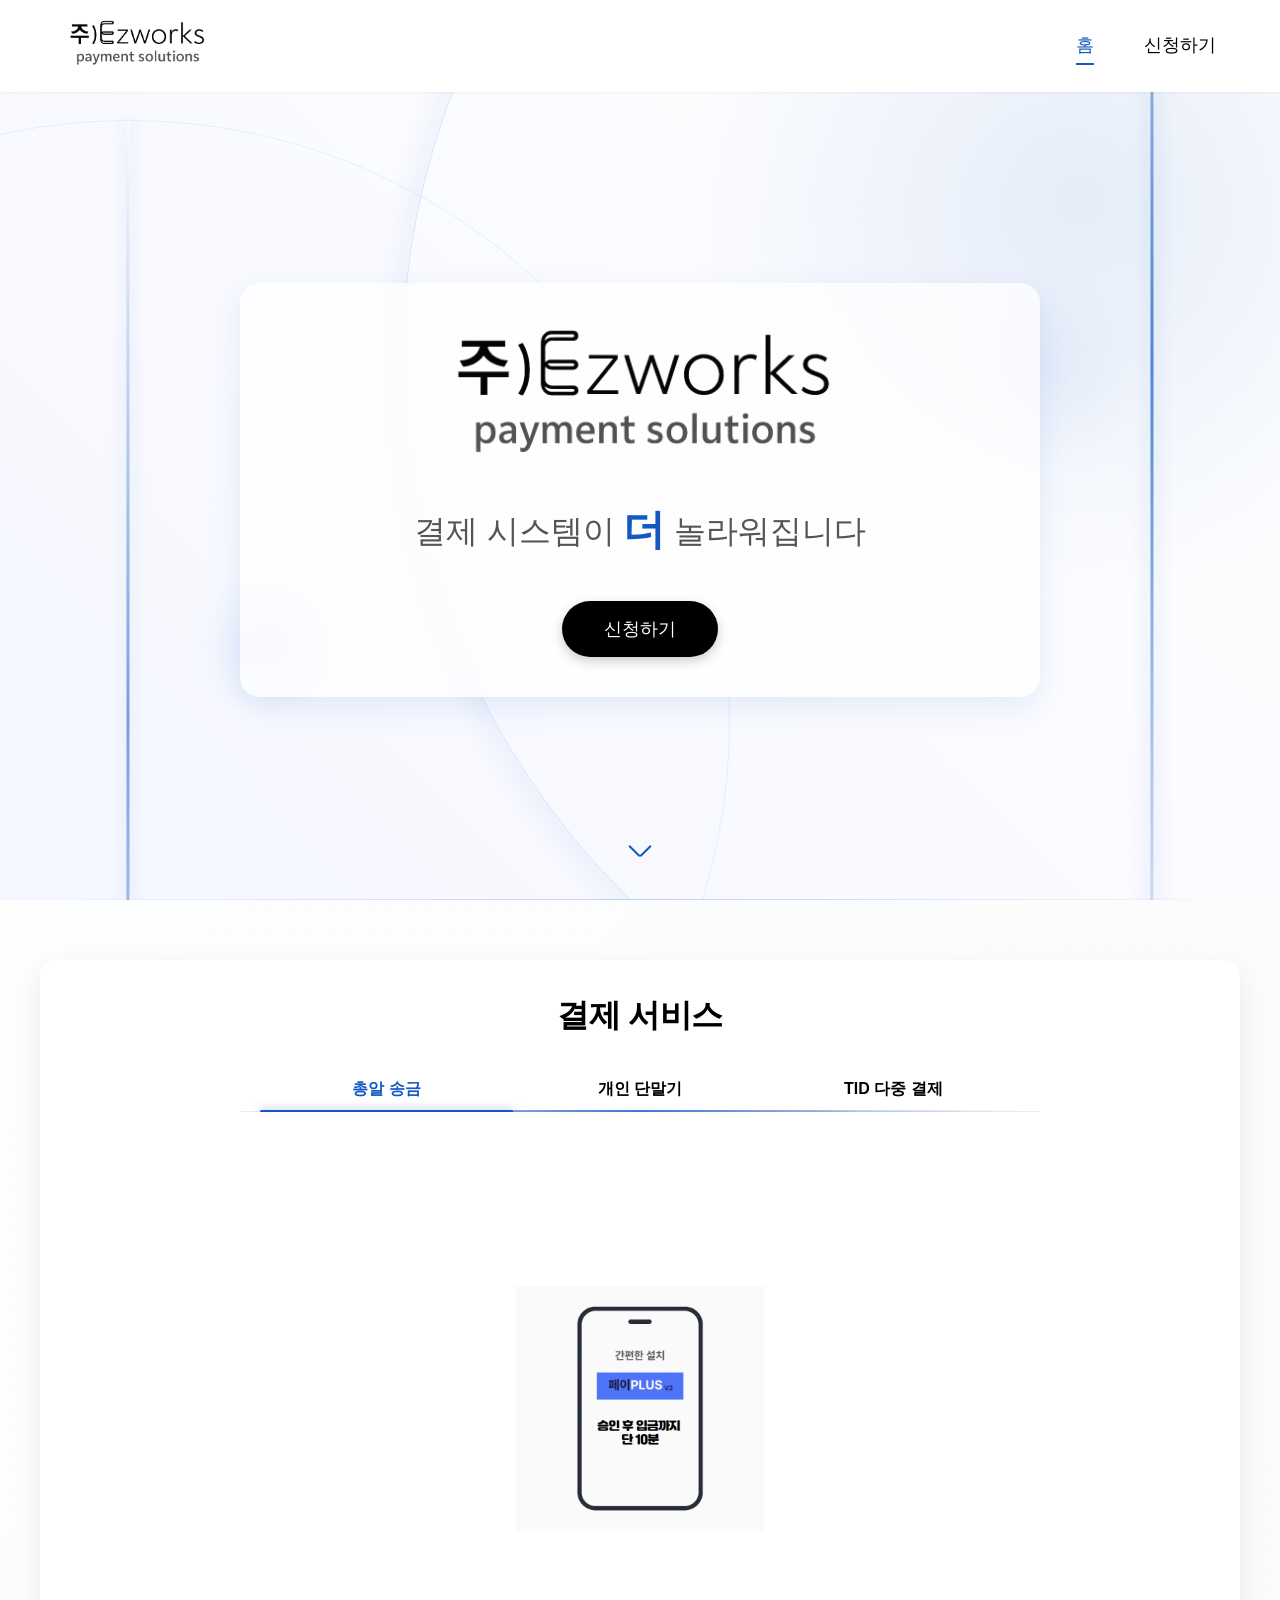
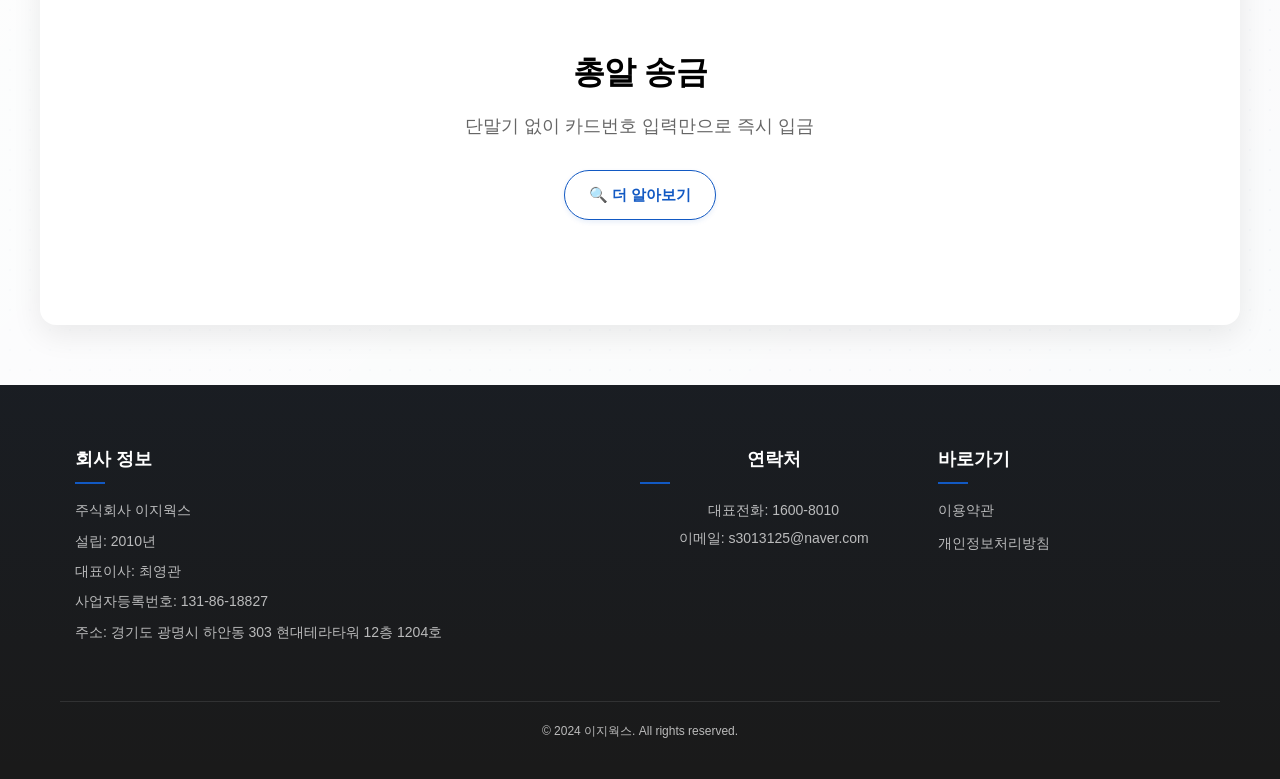
<file: index.html>
<!DOCTYPE html>
<html lang="ko">
<head>
    <meta charset="UTF-8">
    <meta name="viewport" content="width=device-width, initial-scale=1.0">
    <title>Ezworks - 비즈니스 결제 솔루션</title>
    <link rel="stylesheet" href="styles.css">
    <script src="script.js" defer></script>
    <style>
        /* 헤더 기본 스타일 - 데스크탑 */
        header {
            padding: 18px 0;
            height: auto;
        }
        
        .header-container {
            display: flex;
            flex-direction: row;
            justify-content: space-between;
            align-items: center;
            padding: 0 5%;
        }
        
        .logo {
            margin-right: auto;
        }
        
        .logo img {
            height: 48px; /* 로고 크기 증가 */
        }
        
        nav {
            margin-left: 0;
        }
        
        nav ul {
            display: flex;
            justify-content: flex-end;
            margin-top: 0;
        }
        
        nav ul li {
            margin: 0 25px;
        }
        
        nav ul li a {
            font-size: 18px; /* 네비게이션 메뉴 글꼴 크기 증가 */
            font-weight: 500;
        }
        
        /* 모바일 환경을 위한 미디어 쿼리 수정 */
        @media (max-width: 768px) {
            header {
                padding: 12px 0;
            }
            
            .header-container {
                padding: 0 15px;
            }
            
            .logo img {
                height: 38px; /* 모바일에서도 약간 크게 조정 */
            }
            
            nav ul li {
                margin: 0 12px;
            }
            
            nav ul li a {
                font-size: 16px;
            }
            
            header .container, .header-container {
                flex-direction: row;
            }
            
            nav ul {
                margin-top: 0;
            }
            
            .hero {
                padding-top: 80px; /* 헤더 높이 고려 */
            }
        }
    </style>
</head>
<body>
    <header>
        <div class="header-container">
            <div class="logo">
                <a href="#" onclick="scrollToTop()"><img src="images/logo.png" alt="Ezworks"></a>
            </div>
            <nav>
                <ul>
                    <li><a href="#payment-solutions" class="active">홈</a></li>
                    <li><a href="pages/apply.html">신청하기</a></li>
                </ul>
            </nav>
        </div>
    </header>

    <main>
        <section class="hero">
            <div class="diagonal-line"></div>
            <div class="circular-line"></div>
            <div class="spinning-line"></div>
            <div class="spinning-line-2"></div>
            <div class="spinning-line-3"></div>
            <div class="container">
                <div class="hero-content">
                    <img src="images/logo.png" alt="Ezworks" class="hero-logo">
                    <p>결제 시스템이 <strong>더</strong> 놀라워집니다</p>
                    <button class="cta-button" onclick="window.location.href='pages/apply.html'">신청하기</button>
                </div>
            </div>
            <div class="particle-1"></div>
            <div class="particle-2"></div>
            <div class="scroll-arrow" onclick="scrollToSection('payment-solutions')"></div>
        </section>

        <section id="payment-solutions" class="payment-solutions scroll-animate">
            <div class="container">
                <h2 class="scroll-animate">결제 서비스</h2>
                
                <!-- 상품 네비게이션 메뉴 -->
                <div class="product-nav scroll-animate">
                    <ul>
                        <li><a href="#" class="active" data-slide="0">총알 송금</a></li>
                        <li><a href="#" data-slide="1">개인 단말기</a></li>
                        <li><a href="#" data-slide="2">TID 다중 결제</a></li>
                    </ul>
                </div>
                
                <div class="product-showcase">
                    <div class="slider-container scroll-animate">
                        <div class="slider-wrapper">
                            <div class="slider">
                                <!-- 슬라이드 1: 총알 송금 -->
                                <div class="slide">
                                    <div class="slide-inner">
                                        <div class="product-image-container">
                                            <a href="pages/bullet-transfer.html">
                                                <img src="images/bullet-transfer.png" alt="총알 송금 서비스" class="product-image">
                                            </a>
                                        </div>
                                        <div class="product-info">
                                            <h3 class="product-title">총알 송금</h3>
                                            <p class="product-subtitle">단말기 없이 카드번호 입력만으로 즉시 입금</p>
                                            <div class="product-actions">
                                                <a href="pages/bullet-transfer.html" class="btn-more">🔍 더 알아보기</a>
                                            </div>
                                        </div>
                                    </div>
                                </div>
                                
                                <!-- 슬라이드 2: 무선 단말기 -->
                                <div class="slide">
                                    <div class="slide-inner">
                                        <div class="product-image-container">
                                            <a href="pages/personal-terminal.html">
                                                <img src="images/wireless-terminal.png" alt="무선 단말기 서비스" class="product-image">
                                            </a>
                                        </div>
                                        <div class="product-info">
                                            <h3 class="product-title">개인 단말기</h3>
                                            <p class="product-subtitle">이동형 결제 단말기로 어디서나 편리하게</p>
                                            <div class="product-actions">
                                                <a href="pages/personal-terminal.html" class="btn-more">🔍 더 알아보기</a>
                                            </div>
                                        </div>
                                    </div>
                                </div>
                                
                                <!-- 슬라이드 3: TID 다중 결제 -->
                                <div class="slide">
                                    <div class="slide-inner">
                                        <div class="product-image-container">
                                            <a href="pages/multi-tid.html">
                                                <img src="images/multi-tid.png" alt="TID 다중 결제 서비스" class="product-image">
                                            </a>
                                        </div>
                                        <div class="product-info">
                                            <h3 class="product-title">TID 다중 결제</h3>
                                            <p class="product-subtitle">인건비·서비스 분리 매출 처리 가능</p>
                                            <div class="product-actions">
                                                <a href="pages/multi-tid.html" class="btn-more">🔍 더 알아보기</a>
                                            </div>
                                        </div>
                                    </div>
                                </div>
                            </div>
                        </div>
                        
                        <!-- 슬라이더 컨트롤 -->
                        <button class="slider-control prev" aria-label="이전 슬라이드">&lt;</button>
                        <button class="slider-control next" aria-label="다음 슬라이드">&gt;</button>
                    </div>
                </div>
            </div>
            <div class="particle"></div>
        </section>
    </main>

    <footer>
        <div class="container">
            <div class="footer-content">
                <div class="company-info">
                    <h4>회사 정보</h4>
                    <p>주식회사 이지웍스</p>
                    <p>설립: 2010년</p>
                    <p>대표이사: 최영관</p>
                    <p>사업자등록번호: 131-86-18827</p>
                    <p>주소: 경기도 광명시 하안동 303 현대테라타워 12층 1204호</p>
                </div>
                <div class="contact-info">
                    <h4>연락처</h4>
                    <p>대표전화: 1600-8010</p>
                    <p>이메일: s3013125@naver.com</p>
                </div>
                <div class="footer-links">
                    <h4>바로가기</h4>
                    <span>이용약관</span>
                    <span>개인정보처리방침</span>
                </div>
            </div>
            <div class="copyright">
                <p>&copy; 2024 이지웍스. All rights reserved.</p>
            </div>
        </div>
    </footer>
</body>
</html>
</file>
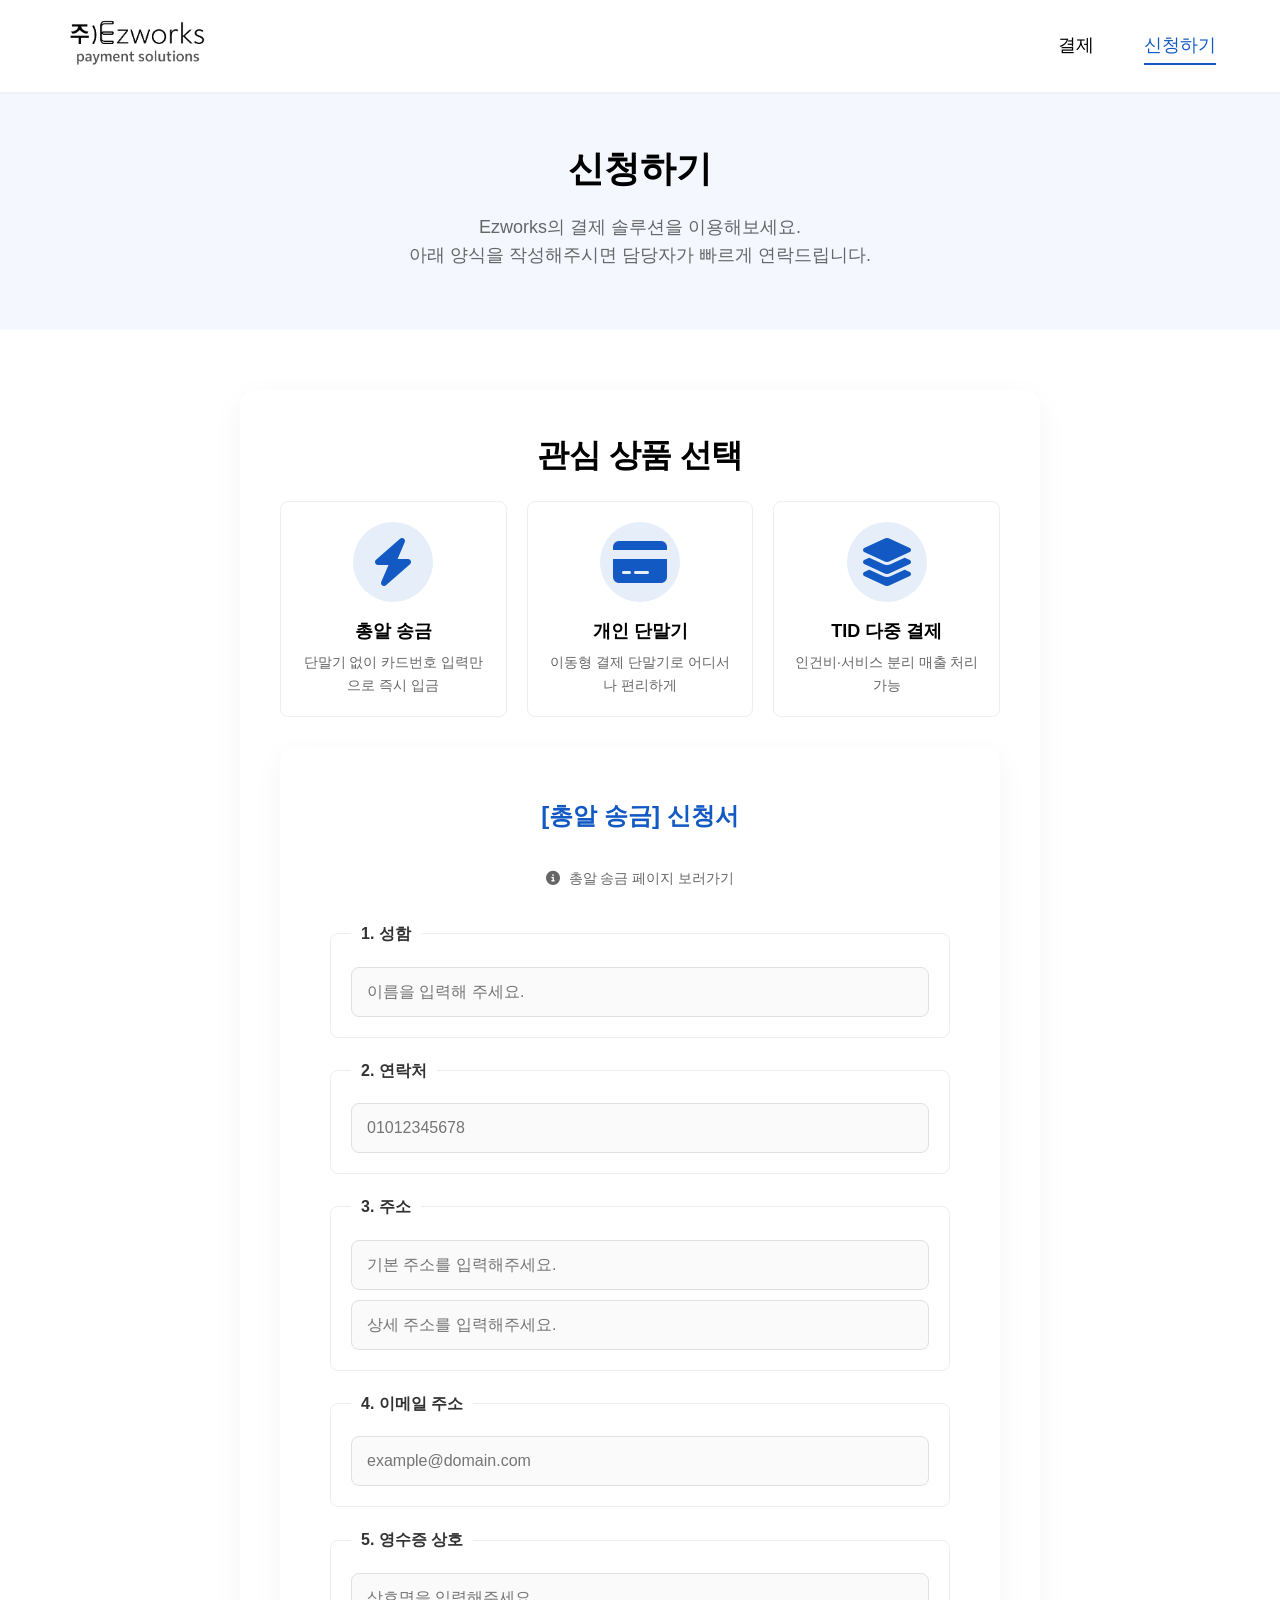
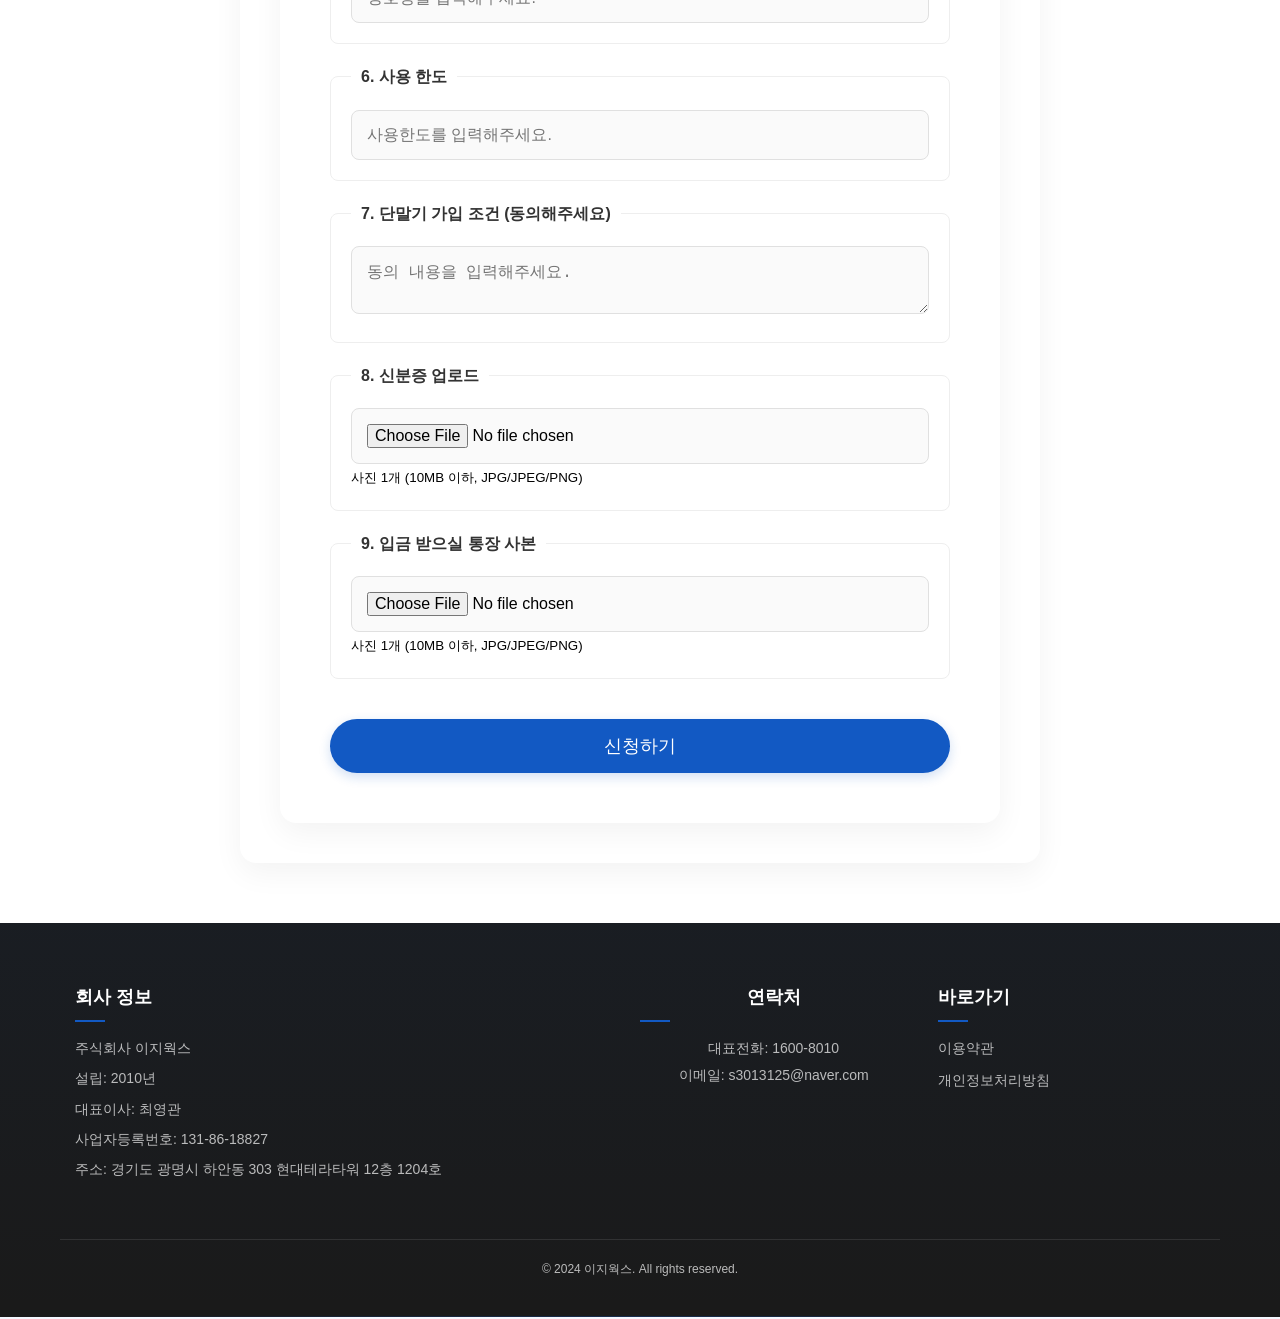
<file: pages/apply.html>
<!DOCTYPE html>
<html lang="ko">
<head>
    <meta charset="UTF-8">
    <meta name="viewport" content="width=device-width, initial-scale=1.0">
    <title>신청하기 - Ezworks 결제 솔루션</title>
    <link rel="stylesheet" href="../styles.css">
    <link rel="stylesheet" href="css/apply.css">
    <link rel="stylesheet" href="https://cdnjs.cloudflare.com/ajax/libs/font-awesome/6.4.0/css/all.min.css">
    <script src="../script.js" defer></script>
</head>
<body>
    <header>
        <div class="header-container">
            <div class="logo">
                <a href="../index.html"><img src="../images/logo.png" alt="Ezworks"></a>
            </div>
            <nav>
                <ul>
                    <li><a href="../index.html#payment-solutions">결제</a></li>
                    <li><a href="apply.html" class="active">신청하기</a></li>
                </ul>
            </nav>
        </div>
    </header>

    <main>
        <section class="page-header">
            <div class="container">
                <h1 class="page-title">신청하기</h1>
                <p class="page-subtitle">Ezworks의 결제 솔루션을 이용해보세요.<br>아래 양식을 작성해주시면 담당자가 빠르게 연락드립니다.</p>
            </div>
        </section>

        <section class="apply-section">
            <div class="container">
                <div class="form-container">
                    <h2>관심 상품 선택</h2>
                    <div class="product-selector">
                        <div class="product-option" data-product="총알 송금">
                            <div class="product-icon">
                                <i class="fas fa-bolt fa-3x"></i>
                            </div>
                            <h3>총알 송금</h3>
                            <p>단말기 없이 카드번호 입력만으로 즉시 입금</p>
                        </div>
                        <div class="product-option" data-product="개인 단말기">
                            <div class="product-icon">
                                <i class="fas fa-credit-card fa-3x"></i>
                            </div>
                            <h3>개인 단말기</h3>
                            <p>이동형 결제 단말기로 어디서나 편리하게</p>
                        </div>
                        <div class="product-option" data-product="TID 다중 결제">
                            <div class="product-icon">
                                <i class="fas fa-layer-group fa-3x"></i>
                            </div>
                            <h3>TID 다중 결제</h3>
                            <p>인건비·서비스 분리 매출 처리 가능</p>
                        </div>
                    </div>

                    <!-- 총알 송금 양식 -->
                    <div id="bullet-form" class="form-content active">
                        <form id="bullet-transfer-form" class="application-form">
                            <h3>[총알 송금] 신청서</h3>
                            <div class="back-to-product">
                                <a href="bullet-transfer.html"><i class="fas fa-info-circle"></i> 총알 송금 페이지 보러가기</a>
                            </div>

                            <!-- 기본 정보 입력 -->
                            <fieldset>
                                <legend>1. 성함</legend>
                                <input type="text" name="name" placeholder="이름을 입력해 주세요." required />
                            </fieldset>

                            <fieldset>
                                <legend>2. 연락처</legend>
                                <input type="tel" name="phone" placeholder="01012345678" pattern="[0-9]{10,11}" required />
                            </fieldset>

                            <fieldset>
                                <legend>3. 주소</legend>
                                <input type="text" name="address_main" placeholder="기본 주소를 입력해주세요." required /><br />
                                <input type="text" name="address_detail" placeholder="상세 주소를 입력해주세요." required style="margin-top: 10px;" />
                            </fieldset>

                            <fieldset>
                                <legend>4. 이메일 주소</legend>
                                <input type="email" name="email" placeholder="example@domain.com" required />
                            </fieldset>

                            <fieldset>
                                <legend>5. 영수증 상호</legend>
                                <input type="text" name="receipt_name" maxlength="100" placeholder="상호명을 입력해주세요." />
                            </fieldset>

                            <fieldset>
                                <legend>6. 사용 한도</legend>
                                <input type="text" name="usage_limit" maxlength="100" placeholder="사용한도를 입력해주세요." />
                            </fieldset>

                            <fieldset>
                                <legend>7. 단말기 가입 조건 (동의해주세요)</legend>
                                <textarea name="terms_agree" maxlength="100" placeholder="동의 내용을 입력해주세요."></textarea>
                            </fieldset>

                            <!-- 파일 업로드 -->
                            <fieldset>
                                <legend>8. 신분증 업로드</legend>
                                <input type="file" name="id_image" accept=".jpg,.jpeg,.png" required />
                                <small>사진 1개 (10MB 이하, JPG/JPEG/PNG)</small>
                            </fieldset>

                            <fieldset>
                                <legend>9. 입금 받으실 통장 사본</legend>
                                <input type="file" name="bank_copy" accept=".jpg,.jpeg,.png" required />
                                <small>사진 1개 (10MB 이하, JPG/JPEG/PNG)</small>
                            </fieldset>

                            <button type="submit" class="submit-btn">신청하기</button>
                        </form>
                    </div>

                    <!-- 개인 단말기 양식 -->
                    <div id="terminal-form" class="form-content">
                        <form id="personal-terminal-form" class="application-form">
                            <h3>[개인 단말기] 신청서</h3>
                            <div class="back-to-product">
                                <a href="personal-terminal.html"><i class="fas fa-info-circle"></i> 개인 단말기 페이지 보러가기</a>
                            </div>

                            <!-- 파일 업로드 -->
                            <fieldset>
                                <legend>1. 사업자등록증 사본 업로드</legend>
                                <input type="file" name="biz_license" accept=".jpg,.jpeg,.png" required />
                                <small>사진 1개 (10MB 이하, JPG/JPEG/PNG)</small>
                            </fieldset>

                            <fieldset>
                                <legend>2. 영업신고증 (요식업만 해당)</legend>
                                <input type="file" name="food_license" accept=".jpg,.jpeg,.png" />
                                <small>사진 1개 (10MB 이하, JPG/JPEG/PNG)</small>
                            </fieldset>

                            <fieldset>
                                <legend>3. 입금받으실 통장사본 업로드</legend>
                                <input type="file" name="bank_copy" accept=".jpg,.jpeg,.png" required />
                                <small>사진 1개 (10MB 이하, JPG/JPEG/PNG)</small>
                            </fieldset>

                            <fieldset>
                                <legend>4. 대표자 신분증 업로드</legend>
                                <input type="file" name="id_image" accept=".jpg,.jpeg,.png" required />
                                <small>사진 1개 (10MB 이하, JPG/JPEG/PNG)</small>
                            </fieldset>

                            <!-- 기본 정보 입력 -->
                            <fieldset>
                                <legend>5. 이메일 주소</legend>
                                <input type="email" name="email" placeholder="example@domain.com" required />
                            </fieldset>

                            <fieldset>
                                <legend>6. 대표자 휴대폰번호</legend>
                                <input type="tel" name="phone" placeholder="01012345678" pattern="[0-9]{10,11}" required />
                            </fieldset>

                            <!-- 마무리 멘트 -->
                            <fieldset>
                                <legend>7. 기타 문의사항</legend>
                                <textarea name="message" maxlength="100" placeholder="빠르게 회신드리겠습니다."></textarea>
                            </fieldset>

                            <button type="submit" class="submit-btn">신청하기</button>
                        </form>
                    </div>

                    <!-- TID 다중 결제 양식 -->
                    <div id="tid-form" class="form-content">
                        <form id="multi-tid-form" class="application-form">
                            <h3>[TID 다중 결제] 신청서</h3>
                            <div class="back-to-product">
                                <a href="multi-tid.html"><i class="fas fa-info-circle"></i> TID 다중 결제 페이지 보러가기</a>
                            </div>

                            <!-- 파일 업로드 섹션 -->
                            <fieldset>
                                <legend>1. 다중1 사업자등록증 사본</legend>
                                <input type="file" name="biz_license_tid1" accept=".jpg,.jpeg,.png" required />
                                <small>사진 1개 (10MB 이하, JPG/JPEG/PNG)</small>
                            </fieldset>

                            <fieldset>
                                <legend>2. 다중1 통장사본</legend>
                                <input type="file" name="bank_copy_tid1" accept=".jpg,.jpeg,.png" required />
                                <small>사진 1개 (10MB 이하, JPG/JPEG/PNG)</small>
                            </fieldset>

                            <fieldset>
                                <legend>3. 다중TID1 대표자 신분증</legend>
                                <input type="file" name="id_tid1" accept=".jpg,.jpeg,.png" required />
                                <small>사진 1개 (10MB 이하, JPG/JPEG/PNG)</small>
                            </fieldset>

                            <fieldset>
                                <legend>4. 다중TID2 (사업자 or 개인 신분증)</legend>
                                <input type="file" name="id_tid2" accept=".jpg,.jpeg,.png" required />
                                <small>사진 1개 (10MB 이하, JPG/JPEG/PNG)</small>
                            </fieldset>

                            <fieldset>
                                <legend>5. 다중TID2 입금 통장사본</legend>
                                <input type="file" name="bank_copy_tid2" accept=".jpg,.jpeg,.png" required />
                                <small>사진 1개 (10MB 이하, JPG/JPEG/PNG)</small>
                            </fieldset>

                            <fieldset>
                                <legend>6. 다중TID2 대표자 신분증</legend>
                                <input type="file" name="id_tid2_representative" accept=".jpg,.jpeg,.png" required />
                                <small>사진 1개 (10MB 이하, JPG/JPEG/PNG)</small>
                            </fieldset>

                            <!-- 기본 정보 입력 -->
                            <fieldset>
                                <legend>7. 이메일 주소</legend>
                                <input type="email" name="email" placeholder="example@domain.com" required />
                            </fieldset>

                            <fieldset>
                                <legend>8. 대표자 휴대폰번호 (숫자만 입력)</legend>
                                <input type="tel" name="phone" pattern="[0-9]{10,11}" placeholder="01012345678" required />
                            </fieldset>

                            <!-- 기타 문의사항 -->
                            <fieldset>
                                <legend>9. 기타 문의사항 (최대 100자)</legend>
                                <textarea name="message" maxlength="100" rows="3" placeholder="문의사항을 입력해주세요."></textarea>
                            </fieldset>

                            <button type="submit" class="submit-btn">신청하기</button>
                        </form>
                    </div>
                </div>
            </div>
        </section>
    </main>

    <div id="success-modal" class="modal">
        <div class="modal-content">
            <span class="close">&times;</span>
            <p>신청이 완료되었습니다. 빠른 시일 내에 담당자가 연락드리겠습니다.</p>
        </div>
    </div>

    <footer>
        <div class="container">
            <div class="footer-content">
                <div class="company-info">
                    <h4>회사 정보</h4>
                    <p>주식회사 이지웍스</p>
                    <p>설립: 2010년</p>
                    <p>대표이사: 최영관</p>
                    <p>사업자등록번호: 131-86-18827</p>
                    <p>주소: 경기도 광명시 하안동 303 현대테라타워 12층 1204호</p>
                </div>
                <div class="contact-info">
                    <h4>연락처</h4>
                    <p>대표전화: 1600-8010</p>
                    <p>이메일: s3013125@naver.com</p>
                </div>
                <div class="footer-links">
                    <h4>바로가기</h4>
                    <span>이용약관</span>
                    <span>개인정보처리방침</span>
                </div>
            </div>
            <div class="copyright">
                <p>&copy; 2024 이지웍스. All rights reserved.</p>
            </div>
        </div>
    </footer>

    <script>
        document.addEventListener('DOMContentLoaded', function() {
            const productOptions = document.querySelectorAll('.product-option');
            const formContents = document.querySelectorAll('.form-content');
            
            // 상품 옵션 클릭 시 처리
            productOptions.forEach(option => {
                option.addEventListener('click', function() {
                    // 선택된 클래스 제거
                    productOptions.forEach(opt => opt.classList.remove('selected'));
                    
                    // 현재 클릭한 옵션에 선택 클래스 추가
                    this.classList.add('selected');
                    
                    // 선택된 상품에 해당하는 폼 활성화
                    const product = this.getAttribute('data-product');
                    
                    // 모든 폼 컨텐츠 숨기기
                    formContents.forEach(content => content.classList.remove('active'));
                    
                    // 선택한 상품에 해당하는 폼 표시
                    if (product === '총알 송금') {
                        document.getElementById('bullet-form').classList.add('active');
                    } else if (product === '개인 단말기') {
                        document.getElementById('terminal-form').classList.add('active');
                    } else if (product === 'TID 다중 결제') {
                        document.getElementById('tid-form').classList.add('active');
                    }
                });
            });
            
            // URL 파라미터에서 상품 정보 가져오기
            const urlParams = new URLSearchParams(window.location.search);
            const productParam = urlParams.get('product');
            
            if (productParam) {
                // 파라미터에 맞는 상품 옵션 선택
                productOptions.forEach(option => {
                    if (option.getAttribute('data-product') === productParam) {
                        option.click();
                    }
                });
            }
            
            // 폼 제출 처리
            const forms = document.querySelectorAll('.application-form');
            const successModal = document.getElementById('success-modal');
            const closeModalBtn = document.querySelector('.close');
            
            forms.forEach(form => {
                form.addEventListener('submit', function(e) {
                    e.preventDefault();
                    
                    // 여기에서 폼 데이터 수집 및 서버 전송 로직이 들어갑니다
                    
                    // 성공 모달 표시
                    successModal.classList.add('show');
                });
            });
            
            // 모달 닫기
            closeModalBtn.addEventListener('click', function() {
                successModal.classList.remove('show');
            });
            
            // 모달 외부 클릭 시 닫기
            window.addEventListener('click', function(e) {
                if (e.target === successModal) {
                    successModal.classList.remove('show');
                }
            });
        });
    </script>
</body>
</html>
</file>
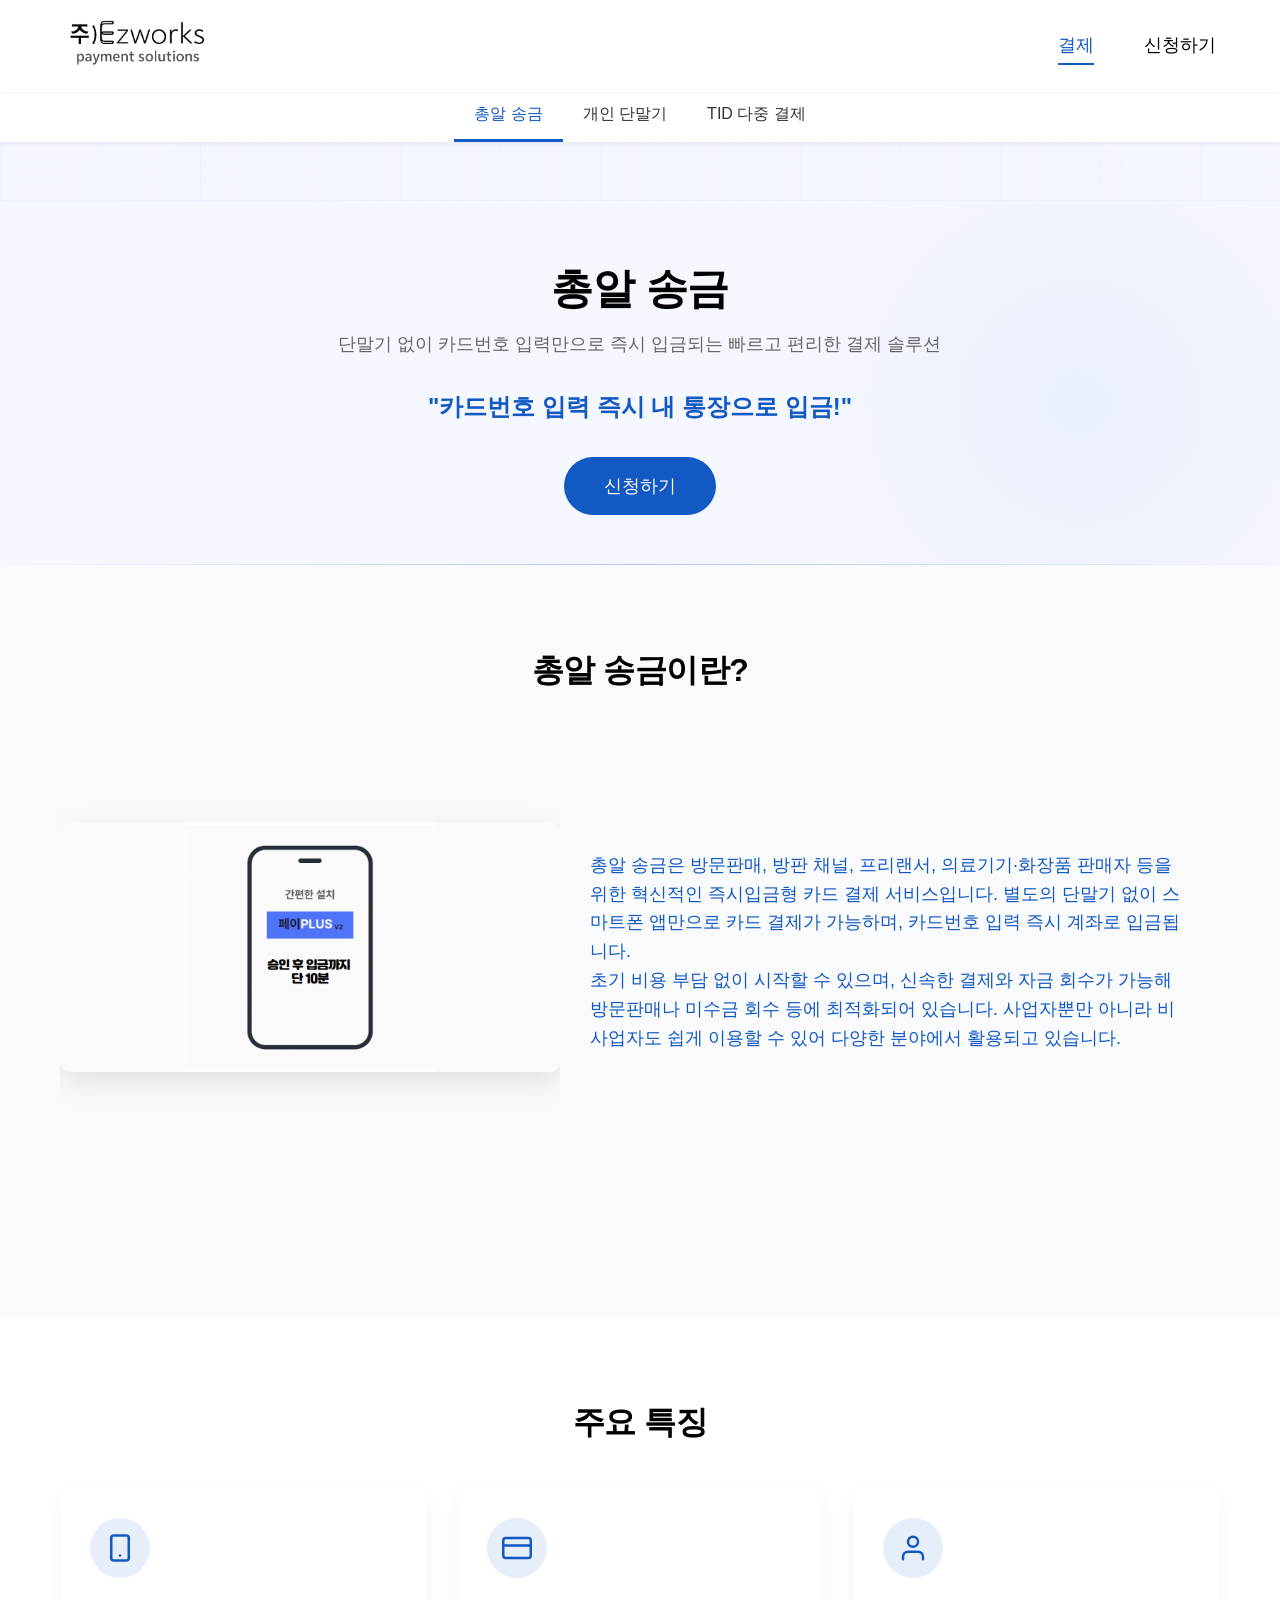
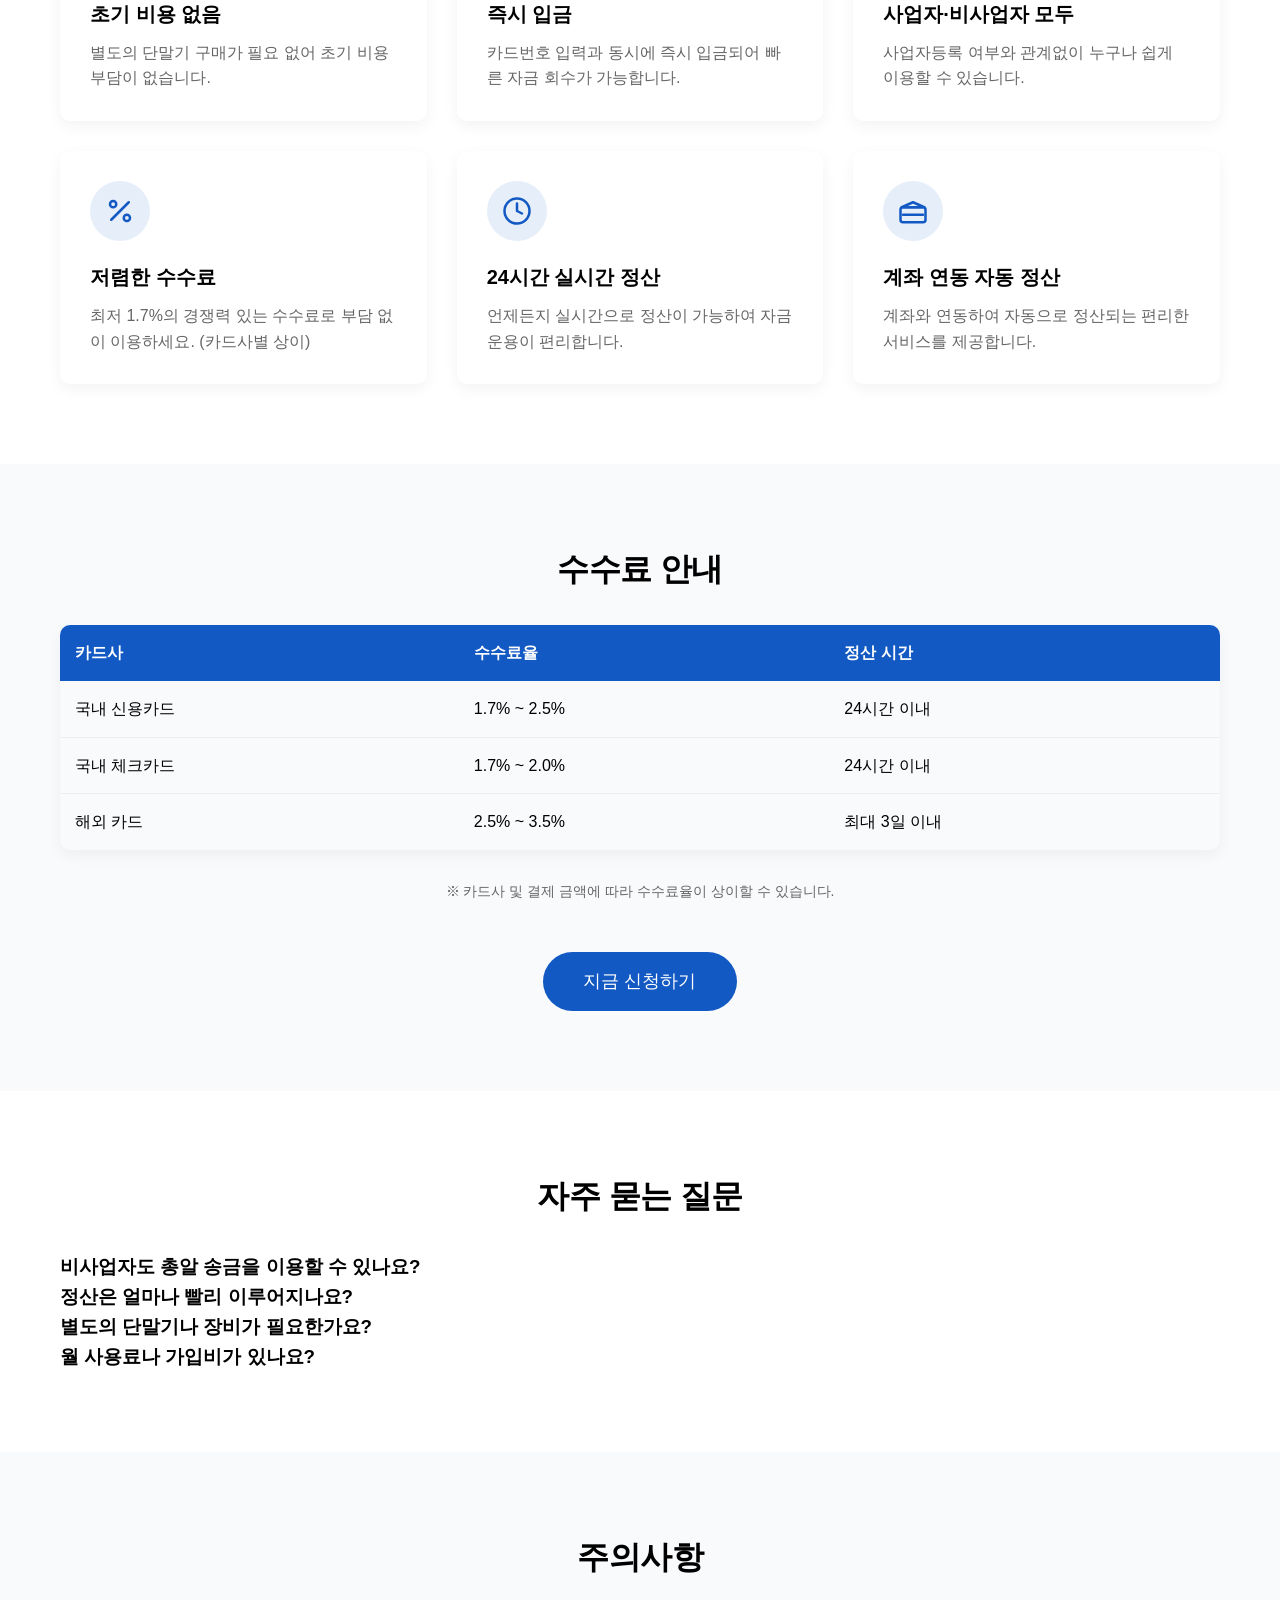
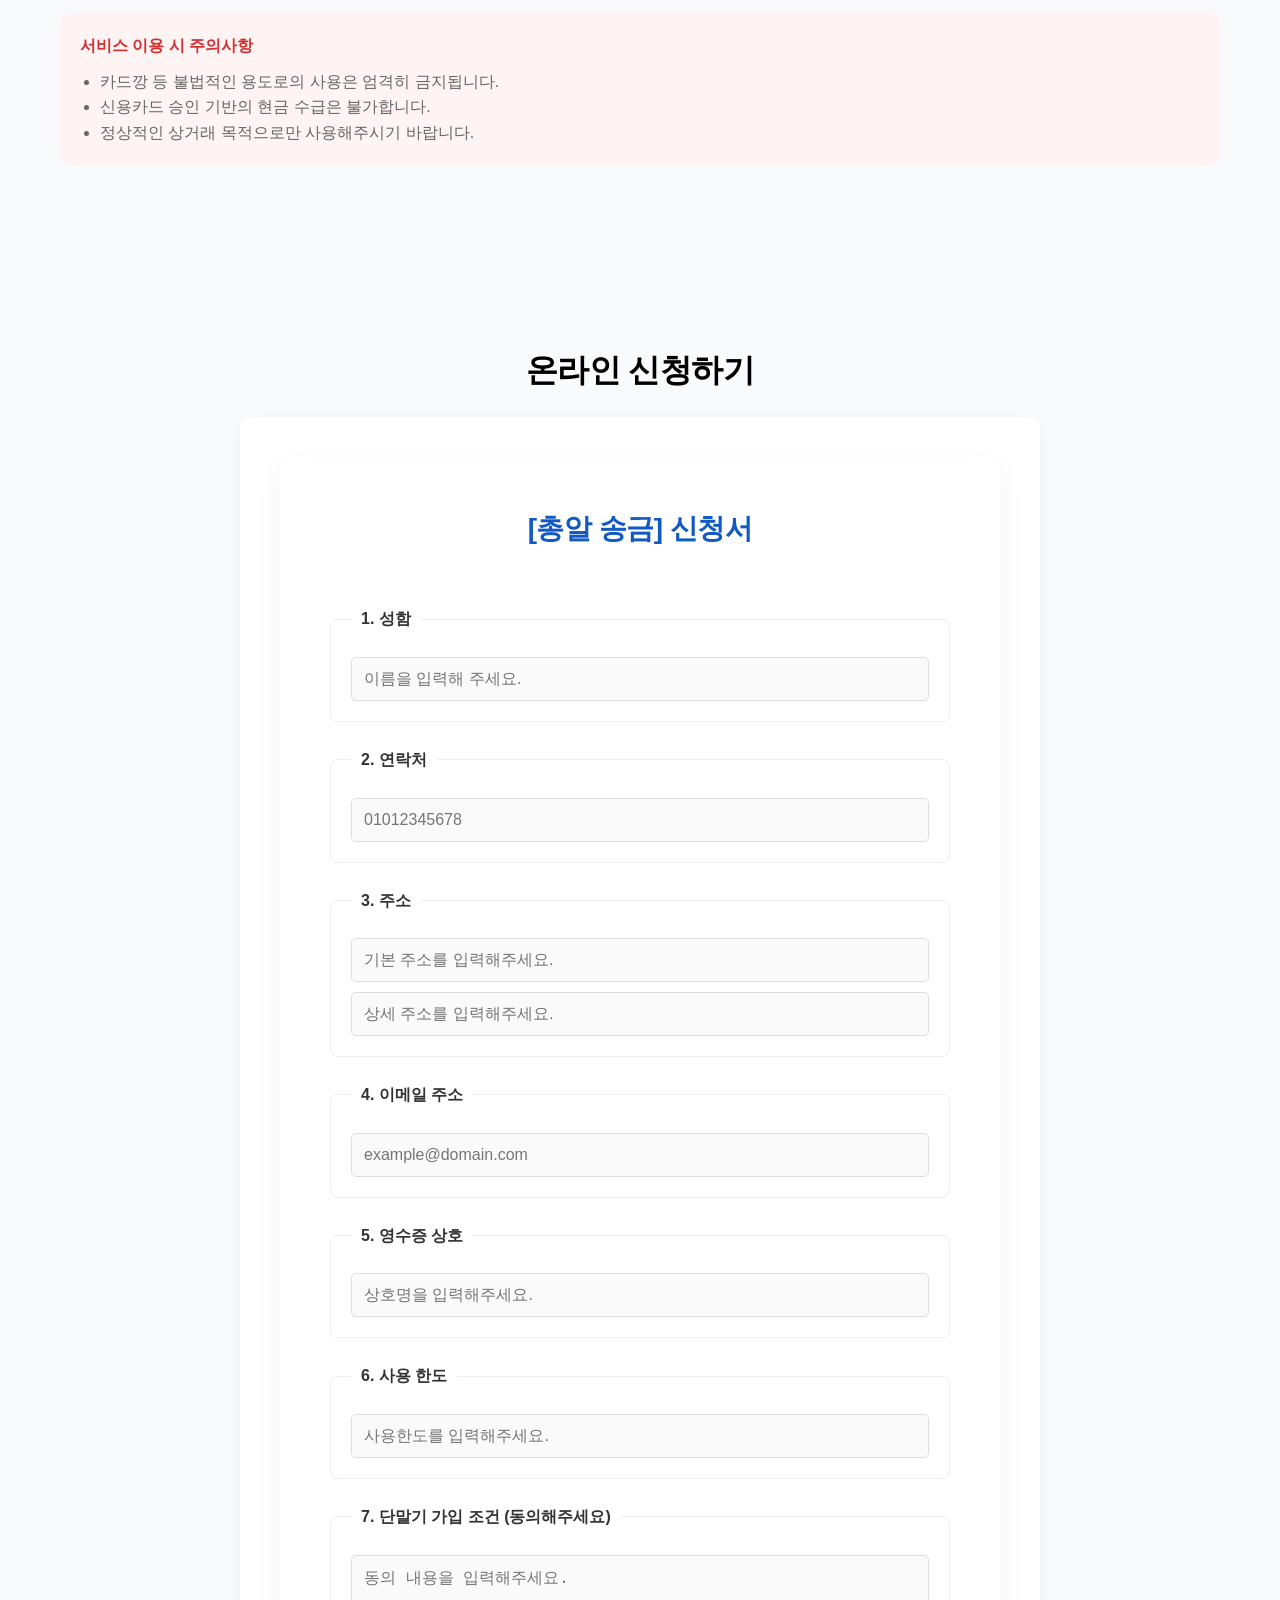
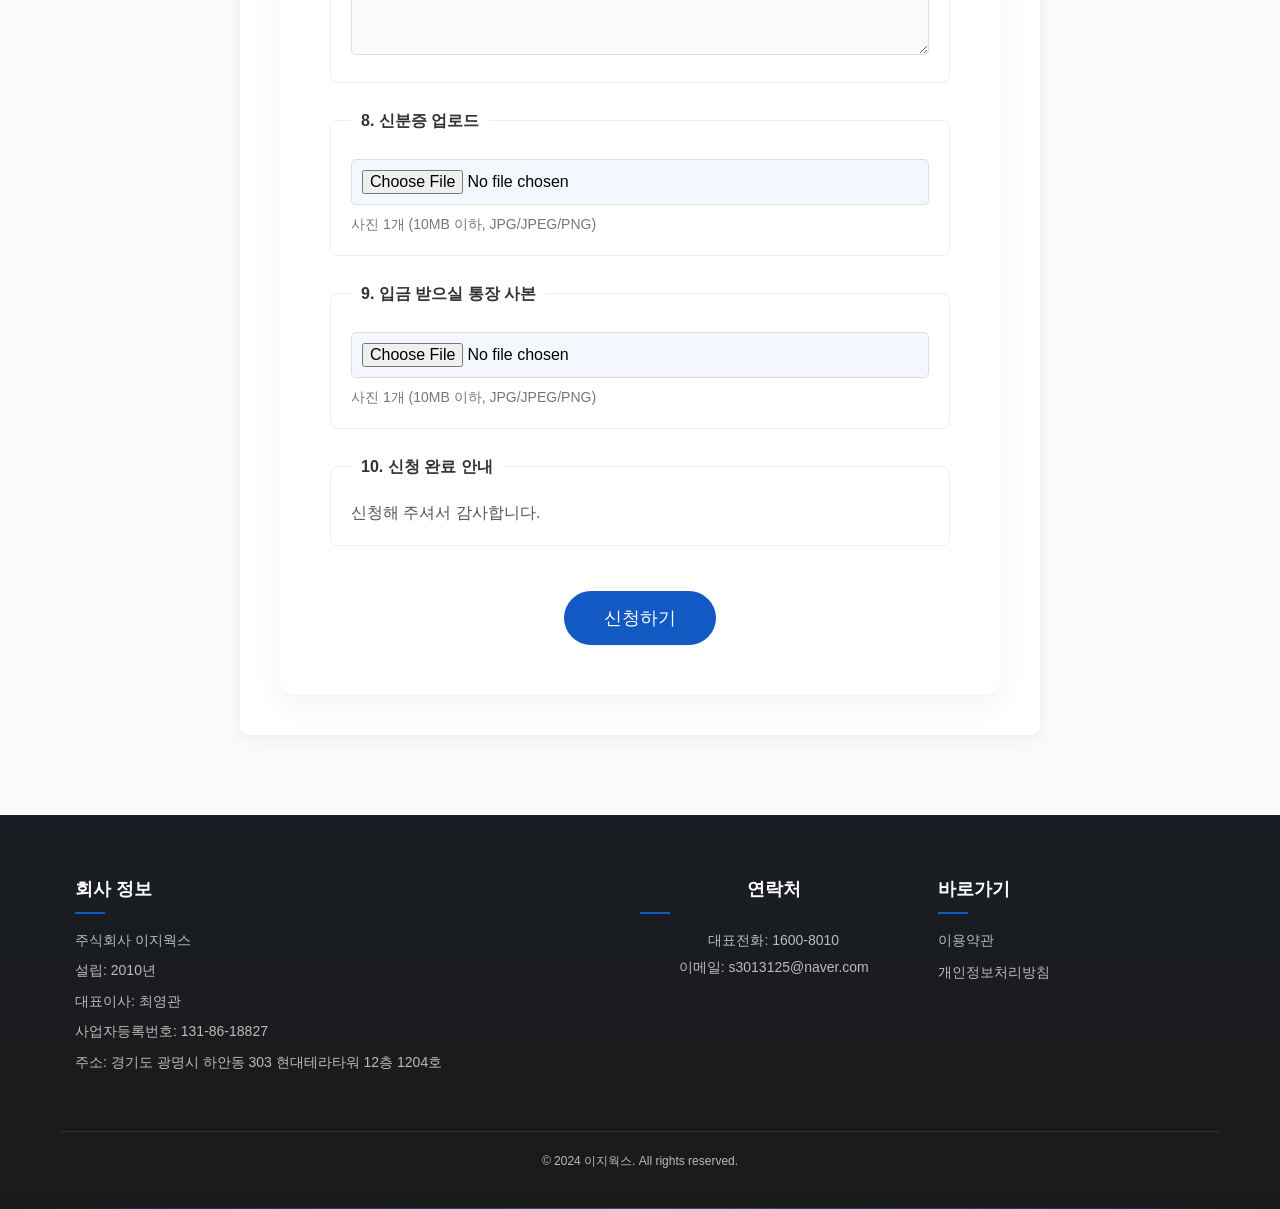
<file: pages/bullet-transfer.html>
<!DOCTYPE html>
<html lang="ko">
<head>
    <meta charset="UTF-8">
    <meta name="viewport" content="width=device-width, initial-scale=1.0">
    <title>총알 송금 - Ezworks 결제 솔루션</title>
    <link rel="stylesheet" href="../styles.css">
    <link rel="stylesheet" href="css/bullet-transfer.css">
    <script src="../script.js" defer></script>
</head>
<body>
    <header>
        <div class="header-container">
            <div class="logo">
                <a href="../index.html"><img src="../images/logo.png" alt="Ezworks"></a>
            </div>
            <nav>
                <ul>
                    <li><a href="../index.html#payment-solutions" class="active">결제</a></li>
                    <li><a href="apply.html">신청하기</a></li>
                </ul>
            </nav>
        </div>
    </header>

    <!-- 상품 네비게이션 바 추가 -->
    <div class="product-navigation">
        <div class="container">
            <ul>
                <li><a href="bullet-transfer.html" class="active">총알 송금</a></li>
                <li><a href="personal-terminal.html">개인 단말기</a></li>
                <li><a href="multi-tid.html">TID 다중 결제</a></li>
            </ul>
        </div>
    </div>

    <main>
        <section class="product-header" style="padding-top: 60px;">
            <div class="container">
                <h1 class="product-title">총알 송금</h1>
                <p class="product-subtitle">단말기 없이 카드번호 입력만으로 즉시 입금되는 빠르고 편리한 결제 솔루션</p>
                
                <div style="margin: 30px 0;">
                    <h3 style="color: #1259c3; font-size: 24px; margin-bottom: 15px;">"카드번호 입력 즉시 내 통장으로 입금!"</h3>
                </div>
                
                <a href="apply.html?product=총알 송금" class="primary-button">신청하기</a>
            </div>
        </section>

        <section class="product-section">
            <div class="container">
                <h2>총알 송금이란?</h2>
                <div class="product-image-showcase">
                    <div class="product-image-container">
                        <img src="../images/bullet-transfer.png" alt="총알 송금 서비스">
                    </div>
                    <div class="product-description">
                        <p>총알 송금은 방문판매, 방판 채널, 프리랜서, 의료기기·화장품 판매자 등을 위한 혁신적인 즉시입금형 카드 결제 서비스입니다. 별도의 단말기 없이 스마트폰 앱만으로 카드 결제가 가능하며, 카드번호 입력 즉시 계좌로 입금됩니다.</p>
                        <p>초기 비용 부담 없이 시작할 수 있으며, 신속한 결제와 자금 회수가 가능해 방문판매나 미수금 회수 등에 최적화되어 있습니다. 사업자뿐만 아니라 비사업자도 쉽게 이용할 수 있어 다양한 분야에서 활용되고 있습니다.</p>
                    </div>
                </div>
            </div>
        </section>

        <section class="product-section">
            <div class="container">
                <h2>주요 특징</h2>
                <div class="features-grid">
                    <div class="feature-item">
                        <div class="feature-icon">
                            <img src="../images/icons/mobile.svg" alt="모바일">
                        </div>
                        <h3 class="feature-title">초기 비용 없음</h3>
                        <p class="feature-description">별도의 단말기 구매가 필요 없어 초기 비용 부담이 없습니다.</p>
                    </div>
                    <div class="feature-item">
                        <div class="feature-icon">
                            <img src="../images/icons/card.svg" alt="카드">
                        </div>
                        <h3 class="feature-title">즉시 입금</h3>
                        <p class="feature-description">카드번호 입력과 동시에 즉시 입금되어 빠른 자금 회수가 가능합니다.</p>
                    </div>
                    <div class="feature-item">
                        <div class="feature-icon">
                            <img src="../images/icons/user.svg" alt="사용자">
                        </div>
                        <h3 class="feature-title">사업자·비사업자 모두</h3>
                        <p class="feature-description">사업자등록 여부와 관계없이 누구나 쉽게 이용할 수 있습니다.</p>
                    </div>
                    <div class="feature-item">
                        <div class="feature-icon">
                            <img src="../images/icons/percent.svg" alt="할인">
                        </div>
                        <h3 class="feature-title">저렴한 수수료</h3>
                        <p class="feature-description">최저 1.7%의 경쟁력 있는 수수료로 부담 없이 이용하세요. (카드사별 상이)</p>
                    </div>
                    <div class="feature-item">
                        <div class="feature-icon">
                            <img src="../images/icons/clock.svg" alt="시계">
                        </div>
                        <h3 class="feature-title">24시간 실시간 정산</h3>
                        <p class="feature-description">언제든지 실시간으로 정산이 가능하여 자금 운용이 편리합니다.</p>
                    </div>
                    <div class="feature-item">
                        <div class="feature-icon">
                            <img src="../images/icons/bank.svg" alt="은행">
                        </div>
                        <h3 class="feature-title">계좌 연동 자동 정산</h3>
                        <p class="feature-description">계좌와 연동하여 자동으로 정산되는 편리한 서비스를 제공합니다.</p>
                    </div>
                </div>
            </div>
        </section>

        <section class="product-section">
            <div class="container">
                <h2>수수료 안내</h2>
                <table class="pricing-table">
                    <thead>
                        <tr>
                            <th>카드사</th>
                            <th>수수료율</th>
                            <th>정산 시간</th>
                        </tr>
                    </thead>
                    <tbody>
                        <tr>
                            <td>국내 신용카드</td>
                            <td>1.7% ~ 2.5%</td>
                            <td>24시간 이내</td>
                        </tr>
                        <tr>
                            <td>국내 체크카드</td>
                            <td>1.7% ~ 2.0%</td>
                            <td>24시간 이내</td>
                        </tr>
                        <tr>
                            <td>해외 카드</td>
                            <td>2.5% ~ 3.5%</td>
                            <td>최대 3일 이내</td>
                        </tr>
                    </tbody>
                </table>
                <p style="text-align: center; color: #666; font-size: 14px;">※ 카드사 및 결제 금액에 따라 수수료율이 상이할 수 있습니다.</p>
                
                <div class="cta-section">
                    <a href="apply.html?product=총알 송금" class="primary-button">지금 신청하기</a>
                </div>
            </div>
        </section>

        <section class="product-section">
            <div class="container">
                <h2>자주 묻는 질문</h2>
                <div class="faq-container">
                    <div class="faq-item">
                        <h3>비사업자도 총알 송금을 이용할 수 있나요?</h3>
                        <p>네, 사업자가 아니더라도 개인 판매자, 프리랜서 등 누구나 이용 가능합니다.</p>
                    </div>
                    <div class="faq-item">
                        <h3>정산은 얼마나 빨리 이루어지나요?</h3>
                        <p>일반적으로 24시간 이내에 정산이 완료되며, 즉시 정산 서비스도 이용 가능합니다.</p>
                    </div>
                    <div class="faq-item">
                        <h3>별도의 단말기나 장비가 필요한가요?</h3>
                        <p>아니요, 스마트폰 앱만 있으면 별도의 장비 없이 바로 이용 가능합니다.</p>
                    </div>
                    <div class="faq-item">
                        <h3>월 사용료나 가입비가 있나요?</h3>
                        <p>별도의 월 사용료나 가입비는 없으며, 결제 시 발생하는 수수료만 있습니다.</p>
                    </div>
                </div>
            </div>
        </section>

        <section class="product-section">
            <div class="container">
                <h2>주의사항</h2>
                <div class="warning-container" style="background: #fff4f4; padding: 20px; border-radius: 10px; margin: 20px 0;">
                    <p style="color: #d32f2f; font-weight: bold; margin-bottom: 10px;">서비스 이용 시 주의사항</p>
                    <ul style="list-style-type: disc; margin-left: 20px; color: #666;">
                        <li>카드깡 등 불법적인 용도로의 사용은 엄격히 금지됩니다.</li>
                        <li>신용카드 승인 기반의 현금 수급은 불가합니다.</li>
                        <li>정상적인 상거래 목적으로만 사용해주시기 바랍니다.</li>
                    </ul>
                </div>
            </div>
        </section>

        <!-- 온라인 신청 섹션 추가 -->
        <section class="application-section" id="application-form">
            <div class="container">
                <h2>온라인 신청하기</h2>
                <div class="application-container">
                    <form method="POST" action="/submit" enctype="multipart/form-data" class="application-form">
                        <h2>[총알 송금] 신청서</h2>

                        <!-- 기본 정보 입력 -->
                        <fieldset>
                            <legend>1. 성함</legend>
                            <input type="text" name="name" placeholder="이름을 입력해 주세요." required />
                        </fieldset>

                        <fieldset>
                            <legend>2. 연락처</legend>
                            <input type="tel" name="phone" placeholder="01012345678" pattern="[0-9]{10,11}" required />
                        </fieldset>

                        <fieldset>
                            <legend>3. 주소</legend>
                            <input type="text" name="address_main" placeholder="기본 주소를 입력해주세요." required /><br />
                            <input type="text" name="address_detail" placeholder="상세 주소를 입력해주세요." required style="margin-top: 10px;" />
                        </fieldset>

                        <fieldset>
                            <legend>4. 이메일 주소</legend>
                            <input type="email" name="email" placeholder="example@domain.com" required />
                        </fieldset>

                        <fieldset>
                            <legend>5. 영수증 상호</legend>
                            <input type="text" name="receipt_name" maxlength="100" placeholder="상호명을 입력해주세요." />
                        </fieldset>

                        <fieldset>
                            <legend>6. 사용 한도</legend>
                            <input type="text" name="usage_limit" maxlength="100" placeholder="사용한도를 입력해주세요." />
                        </fieldset>

                        <fieldset>
                            <legend>7. 단말기 가입 조건 (동의해주세요)</legend>
                            <textarea name="terms_agree" maxlength="100" placeholder="동의 내용을 입력해주세요."></textarea>
                        </fieldset>

                        <!-- 파일 업로드 -->
                        <fieldset>
                            <legend>8. 신분증 업로드</legend>
                            <input type="file" name="id_image" accept=".jpg,.jpeg,.png" required />
                            <small>사진 1개 (10MB 이하, JPG/JPEG/PNG)</small>
                        </fieldset>

                        <fieldset>
                            <legend>9. 입금 받으실 통장 사본</legend>
                            <input type="file" name="bank_copy" accept=".jpg,.jpeg,.png" required />
                            <small>사진 1개 (10MB 이하, JPG/JPEG/PNG)</small>
                        </fieldset>

                        <!-- 감사 메시지 -->
                        <fieldset>
                            <legend>10. 신청 완료 안내</legend>
                            <p>신청해 주셔서 감사합니다.</p>
                        </fieldset>

                        <!-- 제출 버튼 -->
                        <div>
                            <button type="submit">신청하기</button>
                        </div>
                    </form>
                </div>
            </div>
        </section>
    </main>

    <footer>
        <div class="container">
            <div class="footer-content">
                <div class="company-info">
                    <h4>회사 정보</h4>
                    <p>주식회사 이지웍스</p>
                    <p>설립: 2010년</p>
                    <p>대표이사: 최영관</p>
                    <p>사업자등록번호: 131-86-18827</p>
                    <p>주소: 경기도 광명시 하안동 303 현대테라타워 12층 1204호</p>
                </div>
                <div class="contact-info">
                    <h4>연락처</h4>
                    <p>대표전화: 1600-8010</p>
                    <p>이메일: s3013125@naver.com</p>
                </div>
                <div class="footer-links">
                    <h4>바로가기</h4>
                    <span>이용약관</span>
                    <span>개인정보처리방침</span>
                </div>
            </div>
            <div class="copyright">
                <p>&copy; 2024 이지웍스. All rights reserved.</p>
            </div>
        </div>
    </footer>

    <script>
        // FAQ 토글 기능
        document.addEventListener('DOMContentLoaded', function() {
            const faqItems = document.querySelectorAll('.faq-item');
            
            faqItems.forEach(item => {
                const title = item.querySelector('h3');
                const content = item.querySelector('p');
                
                content.style.display = 'none';
                
                title.addEventListener('click', () => {
                    const isOpen = content.style.display === 'block';
                    
                    // 모든 FAQ 닫기
                    faqItems.forEach(i => {
                        i.querySelector('p').style.display = 'none';
                        i.classList.remove('open');
                    });
                    
                    // 클릭한 항목 토글
                    if (!isOpen) {
                        content.style.display = 'block';
                        item.classList.add('open');
                    }
                });
            });
        });
    </script>
</body>
</html>
</file>
<file: styles.css>
/* 기본 리셋 */
* {
    margin: 0;
    padding: 0;
    box-sizing: border-box;
}

body {
    font-family: 'Samsung Sans', 'Noto Sans KR', 'Apple SD Gothic Neo', sans-serif;
    line-height: 1.6;
    color: #000;
    background-color: #f5f7ff;
    background-image: url('images/patterns/grid-pattern.svg');
    position: relative;
}

body:before {
    content: '';
    position: fixed;
    top: -50%;
    left: -50%;
    right: -50%;
    bottom: -50%;
    width: 200%;
    height: 200%;
    background: transparent;
    background-image: radial-gradient(ellipse at center, rgba(18, 89, 195, 0.02) 0%, rgba(18, 89, 195, 0) 70%);
    animation: noise 60s infinite;
    opacity: 0.6;
    z-index: -1;
}

@keyframes noise {
    0% { transform: translate(0,0) }
    10% { transform: translate(-5%,5%) }
    20% { transform: translate(-10%,10%) }
    30% { transform: translate(5%,-10%) }
    40% { transform: translate(10%,-5%) }
    50% { transform: translate(-5%,10%) }
    60% { transform: translate(-10%,-5%) }
    70% { transform: translate(10%,5%) }
    80% { transform: translate(5%,10%) }
    90% { transform: translate(-5%,-10%) }
    100% { transform: translate(0,0) }
}

.container {
    width: 100%;
    max-width: 1200px;
    margin: 0 auto;
    padding: 0 20px;
}

/* 헤더 스타일 */
header {
    position: fixed;
    top: 0;
    left: 0;
    width: 100%;
    background-color: #fff;
    box-shadow: 0 1px 3px rgba(0, 0, 0, 0.05);
    z-index: 1000;
    padding: 18px 0;
    height: auto;
}

.header-container {
    display: flex;
    justify-content: space-between;
    align-items: center;
    width: 100%;
    max-width: 100%;
    padding: 0 5%;
}

.logo {
    display: flex;
    align-items: center;
    margin-right: auto;
}

.logo img {
    height: 48px;
}

.logo span {
    font-size: 14px;
    color: #666;
    font-weight: 300;
}

nav {
    margin-left: 0;
}

nav ul {
    display: flex;
    list-style: none;
    justify-content: flex-end;
    margin-top: 0;
}

nav ul li {
    margin: 0 25px;
}

nav ul li:last-child {
    margin-right: 0;
}

nav ul li a {
    text-decoration: none;
    color: #000;
    font-size: 18px;
    font-weight: 500;
    padding: 10px 0;
    transition: all 0.3s ease;
    position: relative;
}

nav ul li a:hover, nav ul li a.active {
    color: #1259c3;
}

nav ul li a:after {
    content: '';
    position: absolute;
    bottom: 0;
    left: 50%;
    transform: translateX(-50%);
    width: 0;
    height: 2px;
    background-color: #1259c3;
    transition: width 0.3s ease;
}

nav ul li a:hover:after, nav ul li a.active:after {
    width: 100%;
}

/* 히어로 섹션 */
.hero {
    height: 100vh;
    display: flex;
    align-items: center;
    justify-content: center;
    text-align: center;
    padding-top: 80px;
    background: linear-gradient(45deg, #f5f7ff 0%, #ffffff 100%);
    position: relative;
    overflow: hidden;
    z-index: 1;
}

.hero:before {
    content: '';
    position: absolute;
    width: 800px;
    height: 800px;
    background: radial-gradient(circle, rgba(18, 89, 195, 0.1) 0%, rgba(187, 197, 236, 0) 70%);
    top: -200px;
    right: -200px;
    border-radius: 50%;
    animation: pulse 15s infinite alternate;
}

.hero:after {
    content: '';
    position: absolute;
    width: 100%;
    height: 100%;
    background-image: url('images/patterns/blob-pattern.svg');
    background-repeat: no-repeat;
    background-position: left bottom;
    opacity: 0.8;
    z-index: 1;
    animation: floating 20s ease-in-out infinite alternate;
}

/* 히어로 섹션에 추가적인 애니메이션 요소 */
.hero .particle-1 {
    content: '';
    position: absolute;
    width: 200px;
    height: 200px;
    border-radius: 50%;
    background: radial-gradient(circle, rgba(18, 89, 195, 0.05) 0%, rgba(187, 197, 236, 0) 70%);
    top: 30%;
    right: 10%;
    z-index: 1;
    animation: float 25s infinite linear;
}

.hero .particle-2 {
    content: '';
    position: absolute;
    width: 150px;
    height: 150px;
    border-radius: 50%;
    background: radial-gradient(circle, rgba(18, 89, 195, 0.08) 0%, rgba(187, 197, 236, 0) 70%);
    bottom: 20%;
    left: 15%;
    z-index: 1;
    animation: float 20s infinite linear reverse;
}

@keyframes floating {
    0% { transform: translate(0, 0) rotate(0deg); }
    50% { transform: translate(2%, 2%) rotate(2deg); }
    100% { transform: translate(-2%, -1%) rotate(-1deg); }
}

@keyframes pulse {
    0% { transform: scale(1); opacity: 0.5; }
    50% { transform: scale(1.2); opacity: 0.8; }
    100% { transform: scale(1); opacity: 0.5; }
}

.hero-content {
    max-width: 800px;
    margin: 0 auto;
    padding: 40px;
    position: relative;
    z-index: 10;
    animation: fadeInUp 1s ease;
    background-color: rgba(255, 255, 255, 0.7);
    border-radius: 20px;
    backdrop-filter: blur(10px);
    box-shadow: 0 10px 30px rgba(18, 89, 195,.1);
}

.hero-logo {
    max-width: 400px;
    height: auto;
    margin-bottom: 30px;
    animation: fadeInUp 1s ease-out;
}

.hero .container {
    position: relative;
    z-index: 15;
}

@keyframes fadeInUp {
    from {
        opacity: 0;
        transform: translateY(20px);
    }
    to {
        opacity: 1;
        transform: translateY(0);
    }
}

.hero h1 {
    font-size: 52px;
    font-weight: 700;
    margin-bottom: 20px;
    line-height: 1.2;
    color: #000;
    letter-spacing: -1px;
}

.hero p {
    font-size: 32px;
    margin-bottom: 40px;
    color: #555;
    font-weight: 300;
}

.hero strong {
    font-weight: 700;
    color: #1259c3;
    font-size: 42px;
    display: inline-block;
    transform: translateY(2px);
}

.cta-button {
    padding: 16px 42px;
    font-size: 18px;
    background-color: #000;
    color: #fff;
    border: none;
    border-radius: 30px;
    cursor: pointer;
    transition: all 0.3s ease;
    font-weight: 500;
    box-shadow: 0 4px 12px rgba(0, 0, 0, 0.2);
}

.cta-button:hover {
    background-color: #333;
    transform: translateY(-2px);
    box-shadow: 0 6px 15px rgba(0, 0, 0, 0.3);
}

/* 결제 솔루션 섹션 */
.payment-solutions {
    padding: 60px 0;
    background-color: #f8f9fa;
    background-image: url('images/patterns/dot-pattern.svg');
    position: relative;
    overflow: hidden;
    z-index: 2;
    transform: translateY(0);
    transition: transform 0.8s ease-in-out, opacity 0.8s ease-in-out;
    opacity: 1;
}

.payment-solutions:before {
    content: '';
    position: absolute;
    top: 0;
    left: 0;
    width: 100%;
    height: 100%;
    background: linear-gradient(135deg, rgba(255,255,255,0.8) 0%, rgba(255,255,255,0.3) 100%);
}

.payment-solutions .container {
    background-color: #fff;
    border-radius: 16px;
    padding: 30px;
    box-shadow: 0 10px 30px rgba(0, 0, 0, 0.08);
    position: relative;
    z-index: 5;
}

h2 {
    text-align: center;
    font-size: 32px;
    font-weight: 700;
    margin-bottom: 20px;
    color: #000;
    letter-spacing: -0.5px;
}

/* 상품 네비게이션 */
.product-nav {
    position: relative;
    margin: 25px auto;
    border-bottom: none;
    text-align: center;
    overflow: hidden;
    max-width: 800px;
    width: 100%;
}

.product-nav:after {
    content: '';
    position: absolute;
    bottom: 0;
    left: 0;
    width: 100%;
    height: 1px;
    background: #eee;
    z-index: 1;
}

.product-nav:before {
    content: '';
    position: absolute;
    bottom: 0;
    left: 0;
    width: 100%;
    height: 2px;
    background: linear-gradient(90deg, 
                rgba(18, 89, 195, 0) 0%, 
                rgba(18, 89, 195, 0.3) 20%, 
                rgba(18, 89, 195, 0.8) 50%, 
                rgba(18, 89, 195, 0.3) 80%, 
                rgba(18, 89, 195, 0) 100%);
    z-index: 2;
    transform: translateY(0);
    animation: wave 8s infinite ease-in-out;
    border-radius: 50%;
}

@keyframes wave {
    0% {
        background-position: -500px 0;
    }
    100% {
        background-position: 500px 0;
    }
}

.product-nav ul {
    display: flex;
    list-style: none;
    justify-content: space-between;
    align-items: center;
    flex-wrap: nowrap;
    margin: 0;
    padding: 0 20px;
    position: relative;
    z-index: 3;
}

.product-nav li {
    margin: 0;
    flex: 1;
}

.product-nav a {
    display: block;
    padding: 10px 5px;
    color: #000;
    text-decoration: none;
    font-size: 16px;
    font-weight: 600;
    position: relative;
    transition: all 0.3s ease;
    white-space: nowrap;
}

.product-nav a:after {
    content: '';
    position: absolute;
    bottom: -1px;
    left: 0;
    width: 0;
    height: 3px;
    background-color: #000;
    transition: width 0.3s ease;
    border-radius: 3px;
    z-index: 4;
}

.product-nav a.active {
    color: #1259c3;
}

.product-nav a.active:after {
    width: 100%;
    background-color: #1259c3;
    box-shadow: 0 0 10px rgba(18, 89, 195, 0.5);
}

.product-nav a:hover {
    color: #1259c3;
}

.product-nav a:hover:after {
    background-color: #1259c3;
    width: 100%;
}

/* 상품 쇼케이스 */
.product-showcase {
    max-width: 1200px;
    margin: 0 auto;
    padding: 20px 0;
    position: relative;
    text-align: center;
}

/* 슬라이더 스타일 */
.slider-container {
    position: relative;
    margin: 0 auto;
    max-width: 1200px;
    overflow: hidden;
    padding: 15px 0;
    text-align: center;
}

.slider-wrapper {
    position: relative;
    width: 100%;
    overflow: hidden;
    margin: 0 auto;
}

.slider {
    display: flex;
    transition: transform 0.5s ease;
    margin: 0 auto;
}

.slide {
    flex: 0 0 100%;
    max-width: 100%;
    transition: opacity 0.3s ease;
    display: flex;
    justify-content: center;
    align-items: center;
    padding: 40px 0;
    margin: 0;
    box-sizing: border-box;
    min-height: 600px;
}

.slide-inner {
    display: flex;
    flex-direction: column;
    align-items: center;
    justify-content: center;
    position: relative;
    width: 100%;
    max-width: 900px;
    margin: 0 auto;
    padding: 0 20px;
}

/* 상품 이미지 컨테이너 */
.product-image-container {
    width: 100%;
    max-width: 500px;
    height: auto;
    min-height: 400px;
    display: flex;
    align-items: center;
    justify-content: center;
    overflow: hidden;
    margin: 0 auto 40px;
    transition: transform 0.3s ease;
}

.product-image-container a {
    display: block;
    cursor: pointer;
    transition: transform 0.3s ease;
}

.product-image-container a:hover {
    transform: scale(1.05);
}

.product-image-container img {
    width: 100%;
    max-height: 250px;
    object-fit: contain;
}

.product-image {
    width: auto;
    height: auto;
    max-height: 100%;
    max-width: 100%;
    object-fit: contain;
    transition: transform 0.3s ease;
}

.slide-inner:hover .product-image {
    transform: scale(1.05);
}

/* 상품 정보 */
.product-info {
    text-align: center;
    max-width: 600px;
    margin: 0 auto;
    width: 100%;
    padding: 0 20px;
}

.product-logo {
    height: 40px;
    margin-bottom: 10px;
    display: flex;
    justify-content: center;
    align-items: center;
    margin-left: auto;
    margin-right: auto;
}

.product-logo img {
    max-height: 100%;
    max-width: 200px;
    margin: 0 auto;
}

.product-title {
    font-size: 32px;
    font-weight: 700;
    margin: 0 0 20px;
    line-height: 1.3;
    letter-spacing: -0.5px;
    word-break: keep-all;
}

.product-subtitle {
    font-size: 18px;
    color: #666;
    margin: 0 0 30px;
    font-weight: 300;
    line-height: 1.5;
    word-break: keep-all;
}

.product-description {
    font-size: 18px;
    color: #1259c3;
    margin-bottom: 30px;
    font-weight: 500;
}

.product-actions {
    margin-top: 20px;
}

.btn-more {
    display: inline-block;
    padding: 12px 24px;
    border-radius: 30px;
    font-size: 15px;
    font-weight: 600;
    text-decoration: none;
    text-align: center;
    cursor: pointer;
    transition: all 0.3s ease;
    background-color: #fff;
    border: 1px solid #1259c3;
    color: #1259c3;
    box-shadow: 0 2px 5px rgba(18, 89, 195, 0.1);
}

.btn-apply {
    background-color: #000;
    border: 1px solid #000;
    color: #fff;
}

.btn-more:hover {
    background-color: #1259c3;
    color: #fff;
    transform: translateY(-2px);
    box-shadow: 0 4px 8px rgba(18, 89, 195, 0.2);
}

/* 슬라이더 컨트롤 */
.slider-control {
    display: none !important;
    position: absolute;
    top: 40%;
    transform: translateY(-50%);
    width: 50px;
    height: 50px;
    border-radius: 50%;
    background-color: rgba(255, 255, 255, 0.9);
    border: none;
    color: #000;
    font-size: 24px;
    cursor: pointer;
    box-shadow: 0 4px 10px rgba(0, 0, 0, 0.1);
    z-index: 10;
    transition: all 0.3s ease;
    align-items: center;
    justify-content: center;
}

.slider-control.prev {
    left: 20px;
}

.slider-control.next {
    right: 20px;
}

.slider-control:hover {
    background-color: #fff;
    box-shadow: 0 6px 15px rgba(0, 0, 0, 0.15);
    transform: translateY(-50%) scale(1.1);
}

/* 탭 디테일 */
.tab-detail {
    margin-top: 40px;
    display: none;
}

.tab-detail.show {
    display: block;
    animation: fadeInUp 0.5s ease;
}

.tab-content {
    padding: 20px;
}

.tab-pane {
    display: none;
}

.tab-pane.active {
    display: block;
    animation: fadeIn 0.5s ease;
}

@keyframes fadeIn {
    from { opacity: 0; }
    to { opacity: 1; }
}

.card {
    background-color: #fff;
    border-radius: 16px;
    overflow: hidden;
    box-shadow: 0 10px 30px rgba(0, 0, 0, 0.05);
    border: 1px solid #f0f0f0;
    transition: transform 0.3s ease, box-shadow 0.3s ease;
}

.card:hover {
    transform: translateY(-5px);
    box-shadow: 0 15px 35px rgba(0, 0, 0, 0.08);
}

.card h3 {
    padding: 20px;
    font-size: 22px;
    background-color: #000;
    color: #fff;
    font-weight: 500;
}

.card-content {
    display: flex;
    padding: 25px;
}

.card-text {
    flex: 1;
}

.card-text ul {
    list-style: none;
    padding-left: 5px;
}

.card-text li {
    margin-bottom: 15px;
    position: relative;
    padding-left: 25px;
    font-size: 15px;
}

.card-text li:before {
    content: '•';
    width: 6px;
    height: 6px;
    color: #1259c3;
    position: absolute;
    left: 5px;
    top: 0;
    font-size: 20px;
    font-weight: bold;
}

.card-image {
    flex: 1;
    display: flex;
    justify-content: center;
    align-items: center;
}

.card-image img {
    max-width: 90%;
    max-height: 200px;
    border-radius: 8px;
    box-shadow: 0 5px 15px rgba(0, 0, 0, 0.08);
    transition: transform 0.3s ease;
}

.card:hover .card-image img {
    transform: scale(1.03);
}

/* 신청 폼 */
.contact {
    padding: 100px 0;
    background-color: #f5f7ff;
    background-image: url('images/patterns/wave-pattern.svg');
    position: relative;
}

.contact:before {
    content: '';
    position: absolute;
    top: 0;
    left: 0;
    width: 100%;
    height: 100%;
    background: linear-gradient(to bottom, rgba(255,255,255,0.8) 0%, rgba(255,255,255,0.5) 100%);
}

.contact .container {
    position: relative;
    z-index: 10;
}

form {
    max-width: 800px;
    margin: 0 auto;
    background-color: #fff;
    padding: 50px;
    border-radius: 16px;
    box-shadow: 0 10px 30px rgba(0, 0, 0, 0.05);
}

.form-group {
    margin-bottom: 30px;
}

label {
    display: block;
    margin-bottom: 10px;
    font-weight: 500;
    color: #333;
    font-size: 16px;
}

input, select, textarea {
    width: 100%;
    padding: 15px;
    border: 1px solid #e0e0e0;
    border-radius: 8px;
    font-size: 16px;
    transition: all 0.3s ease;
    background-color: #fafafa;
}

input:focus, select:focus, textarea:focus {
    border-color: #1259c3;
    outline: none;
    background-color: #fff;
    box-shadow: 0 0 0 3px rgba(18, 89, 195, 0.1);
}

.submit-btn {
    width: 100%;
    padding: 18px;
    background-color: #1259c3;
    color: #fff;
    border: none;
    border-radius: 8px;
    font-size: 18px;
    cursor: pointer;
    transition: all 0.3s ease;
    font-weight: 500;
    box-shadow: 0 4px 12px rgba(18, 89, 195, 0.2);
}

.submit-btn:hover {
    background-color: #0046be;
    transform: translateY(-2px);
    box-shadow: 0 6px 15px rgba(18, 89, 195, 0.3);
}

/* 모달 */
.modal {
    display: none;
    position: fixed;
    top: 0;
    left: 0;
    width: 100%;
    height: 100%;
    background-color: rgba(0, 0, 0, 0.5);
    z-index: 2000;
    justify-content: center;
    align-items: center;
    backdrop-filter: blur(5px);
}

.modal.show {
    display: flex;
}

.modal-content {
    background-color: #fff;
    padding: 50px;
    border-radius: 16px;
    max-width: 500px;
    width: 100%;
    text-align: center;
    position: relative;
    box-shadow: 0 20px 40px rgba(0, 0, 0, 0.1);
    animation: modalFadeIn 0.3s ease;
}

@keyframes modalFadeIn {
    from { opacity: 0; transform: translateY(20px); }
    to { opacity: 1; transform: translateY(0); }
}

.close {
    position: absolute;
    top: 20px;
    right: 20px;
    font-size: 24px;
    cursor: pointer;
    color: #999;
    transition: color 0.3s ease;
}

.close:hover {
    color: #000;
}

/* 푸터 */
footer {
    background-color: #1a1a1a;
    color: #fff;
    padding: 60px 0 30px;
    position: relative;
    overflow: hidden;
}

footer:before {
    content: '';
    position: absolute;
    top: 0;
    left: 0;
    width: 100%;
    height: 100%;
    background: linear-gradient(to bottom, rgba(18, 89, 195, 0.05) 0%, rgba(18, 89, 195, 0) 100%);
    z-index: 1;
}

.footer-content {
    display: flex;
    flex-wrap: wrap;
    justify-content: space-between;
    margin-bottom: 30px;
    position: relative;
    z-index: 2;
}

.company-info, .contact-info, .footer-links {
    padding: 0 15px;
    margin-bottom: 20px;
}

.company-info {
    flex: 2;
}

.contact-info {
    flex: 1;
}

.footer-links {
    flex: 1;
    display: flex;
    flex-direction: column;
}

footer h4 {
    color: #fff;
    font-size: 18px;
    margin-bottom: 15px;
    position: relative;
    padding-bottom: 10px;
}

footer h4:after {
    content: '';
    position: absolute;
    bottom: 0;
    left: 0;
    width: 30px;
    height: 2px;
    background-color: #1259c3;
}

footer p {
    color: rgba(255, 255, 255, 0.7);
    font-size: 14px;
    margin-bottom: 8px;
    line-height: 1.6;
}

.footer-links a, .footer-links span {
    color: rgba(255, 255, 255, 0.7);
    text-decoration: none;
    margin-bottom: 10px;
    transition: all 0.3s ease;
    font-size: 14px;
    display: block;
}

.footer-links a:hover {
    color: #fff;
    padding-left: 5px;
}

.copyright {
    text-align: center;
    border-top: 1px solid rgba(255, 255, 255, 0.1);
    padding-top: 20px;
    position: relative;
    z-index: 2;
}

.copyright p {
    font-size: 12px;
}

/* 반응형 스타일 */
@media (min-width: 992px) {
    .slider {
        display: flex;
        flex-wrap: nowrap;
    }
    
    .slide {
        flex: 0 0 100%;
        max-width: 100%;
    }
    
    /* 데스크탑에서 헤더 양 끝 배치 */
    .header-container {
        justify-content: space-between;
        padding: 0 5%;
        max-width: 100%;
    }
    
    .logo {
        margin-left: 0;
    }
    
    nav {
        margin-right: 0;
    }
}

@media (max-width: 992px) {
    .hero h1 {
        font-size: 40px;
    }
    
    .hero p {
        font-size: 28px;
    }

    .hero strong {
        font-size: 36px;
    }
    
    .card-content {
        flex-direction: column;
    }
    
    .card-image {
        margin-top: 30px;
    }
    
    .product-image-container {
        max-width: 450px;
        min-height: 350px;
        margin: 0 auto 30px;
    }
    
    .product-image {
        max-width: 90%;
    }
    
    .slide-inner {
        padding: 30px 0;
        min-height: 500px;
    }
    
    .product-title {
        font-size: 28px;
        margin: 0 0 15px;
    }
    
    .product-subtitle {
        font-size: 16px;
        margin: 0 0 25px;
    }

    .hero-logo {
        max-width: 350px;
        margin-bottom: 25px;
    }
}

@media (max-width: 768px) {
    header {
        padding: 12px 0;
    }
    
    .header-container {
        padding: 0 15px;
        flex-direction: row;
    }
    
    .logo img {
        height: 38px;
    }
    
    nav ul {
        margin-top: 0;
    }
    
    nav ul li {
        margin: 0 12px;
    }
    
    nav ul li a {
        font-size: 16px;
    }
    
    .hero h1 {
        font-size: 32px;
    }
    
    .hero p {
        font-size: 24px;
    }
    
    .hero strong {
        font-size: 32px;
    }
    
    .cta-button {
        padding: 14px 30px;
        font-size: 16px;
    }
    
    .hero-content {
        padding: 20px;
    }
    
    .product-actions {
        flex-direction: column;
    }
    
    .product-image-container {
        max-width: 380px;
        min-height: 300px;
        margin: 0 auto 25px;
    }
    
    .product-image {
        max-width: 95%;
    }
    
    .slide-inner {
        padding: 0 15px;
    }
    
    .product-info {
        padding: 0 10px;
    }
    
    .product-title {
        font-size: 24px;
        margin: 0 0 12px;
    }
    
    .product-subtitle {
        font-size: 15px;
        margin: 0 0 20px;
    }
    
    .product-logo {
        height: 40px;
    }
    
    form {
        padding: 30px 20px;
    }

    h2 {
        font-size: 32px;
    }

    .card h3 {
        font-size: 22px;
    }
    
    .slider-control {
        width: 40px;
        height: 40px;
        font-size: 20px;
    }
    
    .slider-control.prev {
        left: 10px;
    }
    
    .slider-control.next {
        right: 10px;
    }

    .product-nav {
        margin: 20px auto;
    }

    .product-nav ul {
        padding: 0 10px;
    }

    .product-nav a {
        font-size: 14px;
        padding: 8px 3px;
    }

    .footer-content {
        flex-direction: column;
    }
    
    .company-info, .contact-info, .footer-links {
        flex: 1 1 100%;
        margin-bottom: 30px;
    }

    .hero-logo {
        max-width: 280px;
        margin-bottom: 20px;
    }
}

/* 작은 모바일 화면 */
@media (max-width: 480px) {
    .slide {
        padding: 15px 0;
        min-height: 400px;
    }

    .slide-inner {
        padding: 0 10px;
    }

    .product-image-container {
        max-width: 320px;
        min-height: 250px;
        margin: 0 auto 20px;
    }
    
    .product-image {
        max-width: 100%;
    }

    .hero-logo {
        max-width: 220px;
        margin-bottom: 15px;
    }

    .product-info {
        padding: 0 5px;
    }

    .product-title {
        font-size: 22px;
        margin: 0 0 10px;
    }

    .product-subtitle {
        font-size: 14px;
        margin: 0 0 15px;
    }

    .btn-more {
        padding: 10px 20px;
        font-size: 14px;
    }

    .product-nav {
        margin: 15px auto;
    }

    .product-nav ul {
        padding: 0 5px;
    }

    .product-nav a {
        font-size: 13px;
        padding: 6px 2px;
    }
}

/* 섹션 구분선 */
section:not(:last-child):after {
    content: '';
    position: absolute;
    bottom: 0;
    left: 0;
    width: 100%;
    height: 1px;
    background: linear-gradient(to right, 
                               rgba(18, 89, 195, 0) 0%, 
                               rgba(18, 89, 195, 0.3) 50%, 
                               rgba(18, 89, 195, 0) 100%);
    z-index: 10;
}

/* 결제 섹션과 문의하기 섹션 사이 커스텀 구분선 */
.payment-solutions:after {
    display: none;
}

@keyframes wave-move {
    0% {
        background-position-x: 0%;
    }
    50% {
        background-position-x: 100%;
    }
    100% {
        background-position-x: 0%;
    }
}

/* 파티클 요소들 */
.payment-solutions .particle {
    content: '';
    position: absolute;
    width: 200px;
    height: 200px;
    border-radius: 50%;
    background: radial-gradient(circle, rgba(18, 89, 195, 0.05) 0%, rgba(187, 197, 236, 0) 70%);
    top: 30%;
    right: 5%;
    z-index: 1;
    animation: float 25s infinite linear alternate;
}

.contact .particle {
    content: '';
    position: absolute;
    width: 150px;
    height: 150px;
    border-radius: 50%;
    background: radial-gradient(circle, rgba(18, 89, 195, 0.08) 0%, rgba(187, 197, 236, 0) 70%);
    bottom: 20%;
    left: 10%;
    z-index: 1;
    animation: float 20s infinite linear reverse;
}

@keyframes float {
    0% { transform: translate(0, 0); }
    25% { transform: translate(10px, 10px); }
    50% { transform: translate(0, 20px); }
    75% { transform: translate(-10px, 10px); }
    100% { transform: translate(0, 0); }
}

/* 히어로 섹션에 빙글빙글 도는 선 추가 */
.hero .diagonal-line {
    display: none;
}

.hero .circular-line {
    content: '';
    position: absolute;
    width: 600px;
    height: 600px;
    top: 50%;
    left: 50%;
    transform: translate(-50%, -50%);
    border-radius: 50%;
    z-index: 1;
}

.hero .circular-line:before,
.hero .circular-line:after {
    display: none;
}

/* 회전하는 푸른 선 */
.hero .spinning-line {
    content: '';
    position: absolute;
    width: 1500px;
    height: 1500px;
    top: 40%;
    left: 90%;
    border-radius: 50%;
    transform: translate(-50%, -50%);
    z-index: 1;
    overflow: visible;
    opacity: 0.9;
}

.hero .spinning-line:before {
    content: '';
    position: absolute;
    width: 100%;
    height: 100%;
    top: 0;
    left: 0;
    border: 1px solid rgba(18, 89, 195, 0.15);
    border-radius: 50%;
    box-shadow: 0 0 40px rgba(18, 89, 195, 0.1);
    animation: spin 20s linear infinite;
}

.hero .spinning-line:after {
    content: '';
    position: absolute;
    width: 3px;
    height: 100%;
    background: linear-gradient(to bottom, rgba(18, 89, 195, 0) 0%, rgba(18, 89, 195, 0.8) 50%, rgba(18, 89, 195, 0) 100%);
    top: 0;
    left: 50%;
    transform: translateX(-50%);
    z-index: 2;
    transform-origin: center center;
    animation: spin 20s linear infinite;
    box-shadow: 0 0 20px rgba(18, 89, 195, 0.4);
}

/* 중간 회전선 제거하고 배치 조정 */
.hero .spinning-line-2 {
    display: none;
}

/* 세 번째 회전 선 (왼쪽 하단으로 이동) */
.hero .spinning-line-3 {
    content: '';
    position: absolute;
    width: 1200px;
    height: 1200px;
    top: 80%;
    left: 10%;
    border-radius: 50%;
    transform: translate(-50%, -50%);
    z-index: 1;
    overflow: visible;
    opacity: 0.8;
}

.hero .spinning-line-3:before {
    content: '';
    position: absolute;
    width: 100%;
    height: 100%;
    top: 0;
    left: 0;
    border: 1px solid rgba(18, 89, 195, 0.1);
    border-radius: 50%;
    animation: spin-reverse 30s linear infinite;
}

.hero .spinning-line-3:after {
    content: '';
    position: absolute;
    width: 3px;
    height: 100%;
    background: linear-gradient(to bottom, rgba(18, 89, 195, 0) 0%, rgba(18, 89, 195, 0.7) 50%, rgba(18, 89, 195, 0) 100%);
    top: 0;
    left: 50%;
    transform: translateX(-50%);
    z-index: 2;
    transform-origin: center center;
    animation: spin-reverse 30s linear infinite;
    box-shadow: 0 0 18px rgba(18, 89, 195, 0.3);
}

@keyframes spin {
    0% { transform: rotate(0deg); }
    100% { transform: rotate(360deg); }
}

@keyframes spin-reverse {
    0% { transform: rotate(0deg); }
    100% { transform: rotate(-360deg); }
}

@keyframes rotate-diagonal {
    0% { background-position: 0 0; }
    100% { background-position: 300px 300px; }
}

/* 섹션 트랜지션 효과 */
.section-transition {
    display: none;
}

@keyframes waveEffect {
    0% { transform: scaleY(1) translateY(0); }
    50% { transform: scaleY(1.2) translateY(-10px); }
    100% { transform: scaleY(1) translateY(0); }
}

/* 스크롤 애니메이션 */
.scroll-animate {
    opacity: 0;
    transform: translateY(50px);
    transition: opacity 0.8s ease, transform 0.8s ease;
}

.scroll-animate.visible {
    opacity: 1;
    transform: translateY(0);
}

/* 스크롤 화살표 */
.scroll-arrow {
    position: absolute;
    bottom: 30px;
    left: 50%;
    transform: translateX(-50%);
    width: 40px;
    height: 40px;
    cursor: pointer;
    z-index: 10;
    animation: bounce 2s infinite;
}

.scroll-arrow:before,
.scroll-arrow:after {
    content: '';
    position: absolute;
    width: 2px;
    height: 15px;
    background-color: #1259c3;
}

.scroll-arrow:before {
    top: 12px;
    left: 50%;
    margin-left: -1px;
    transform: rotate(45deg);
    transform-origin: bottom right;
}

.scroll-arrow:after {
    top: 12px;
    right: 50%;
    margin-right: -1px;
    transform: rotate(-45deg);
    transform-origin: bottom left;
}

@keyframes bounce {
    0%, 20%, 50%, 80%, 100% {
        transform: translateY(0) translateX(-50%);
    }
    40% {
        transform: translateY(-10px) translateX(-50%);
    }
    60% {
        transform: translateY(-5px) translateX(-50%);
    }
}

/* Contact Section Styles */
.contact-section {
    padding: 60px 0;
    background-color: #f8f9fa;
}

.contact-section h2 {
    text-align: center;
    margin-bottom: 20px;
    color: #333;
}

.contact-intro {
    text-align: center;
    max-width: 700px;
    margin: 0 auto 40px;
    color: #666;
}

.contact-form {
    max-width: 600px;
    margin: 0 auto 30px;
    background: #fff;
    padding: 30px;
    border-radius: 8px;
    box-shadow: 0 0 15px rgba(0, 0, 0, 0.05);
}

.form-group {
    margin-bottom: 20px;
}

.form-group label {
    display: block;
    margin-bottom: 8px;
    font-weight: 500;
    color: #333;
}

.form-group input,
.form-group textarea {
    width: 100%;
    padding: 10px;
    border: 1px solid #ddd;
    border-radius: 4px;
    font-size: 15px;
    transition: border-color 0.3s;
}

.form-group input:focus,
.form-group textarea:focus {
    border-color: #1259c3;
    outline: none;
}

.checkbox-group {
    display: flex;
    align-items: center;
    gap: 8px;
}

.checkbox-group input {
    width: auto;
}

.checkbox-group label {
    margin-bottom: 0;
    font-size: 14px;
}

.required {
    color: #e74c3c;
}

.btn-apply {
    display: block;
    width: 100%;
    background-color: #1259c3;
    color: white;
    border: none;
    font-size: 16px;
    font-weight: 500;
    transition: background-color 0.3s, transform 0.2s;
}

.btn-apply:hover {
    background-color: #0d47a1;
    transform: translateY(-2px);
}

.contact-info {
    text-align: center;
    color: #666;
}

.contact-info p {
    margin: 5px 0;
}

/* Media queries for contact section */
@media (max-width: 768px) {
    .contact-form {
        padding: 20px;
    }
}
</file>
<file: pages/css/apply.css>
.page-header {
    background-color: #f5f7ff;
    padding: 80px 0 30px;
    text-align: center;
    margin-top: 60px;
}

.page-title {
    font-size: 36px;
    margin-bottom: 15px;
    color: #000;
}

.page-subtitle {
    font-size: 18px;
    color: #666;
    max-width: 700px;
    margin: 0 auto 30px;
}

.apply-section {
    padding: 60px 0;
    background-color: #fff;
}

.form-container {
    max-width: 800px;
    margin: 0 auto;
    padding: 40px;
    background-color: #fff;
    border-radius: 16px;
    box-shadow: 0 10px 30px rgba(0, 0, 0, 0.05);
}

.product-selector {
    display: flex;
    flex-wrap: wrap;
    gap: 20px;
    margin-bottom: 30px;
}

.product-option {
    flex: 1 1 200px;
    padding: 20px;
    border: 1px solid #eee;
    border-radius: 8px;
    text-align: center;
    cursor: pointer;
    transition: all 0.3s ease;
}

.product-option:hover {
    transform: translateY(-5px);
    box-shadow: 0 10px 20px rgba(18, 89, 195, 0.1);
}

.product-option.selected {
    border-color: #1259c3;
    background-color: rgba(18, 89, 195, 0.05);
}

.product-icon {
    width: 80px;
    height: 80px;
    margin: 0 auto 15px;
    display: flex;
    align-items: center;
    justify-content: center;
    background-color: rgba(18, 89, 195, 0.1);
    border-radius: 50%;
    color: #1259c3;
    transition: all 0.3s ease;
}

.product-option:hover .product-icon {
    background-color: #1259c3;
    color: white;
    transform: scale(1.1);
}

.product-option img {
    height: 60px;
    margin-bottom: 15px;
}

.product-option h3 {
    font-size: 18px;
    margin-bottom: 5px;
}

.product-option p {
    font-size: 14px;
    color: #666;
}

/* 제품별 양식 컨테이너 */
.form-content {
    display: none;
}

.form-content.active {
    display: block;
}

/* 신청서 제목 스타일 */
.application-form h3 {
    text-align: center;
    font-size: 24px;
    margin-bottom: 30px;
    color: #1259c3;
    font-weight: 600;
}

/* 상품 페이지 보러가기 링크 */
.back-to-product {
    text-align: center;
    margin-bottom: 30px;
}

.back-to-product a {
    color: #666;
    text-decoration: none;
    font-size: 14px;
    transition: color 0.3s ease;
    display: inline-block;
}

.back-to-product a:hover {
    color: #1259c3;
}

.back-to-product i {
    margin-right: 5px;
}

/* 파일 업로드 필드 스타일 */
.form-group {
    margin-bottom: 20px;
}

.form-group label {
    display: block;
    margin-bottom: 8px;
    font-weight: 500;
    color: #333;
}

.form-group input[type="text"],
.form-group input[type="tel"],
.form-group input[type="email"],
.form-group input[type="file"],
.form-group select,
.form-group textarea {
    width: 100%;
    padding: 12px;
    border: 1px solid #ddd;
    border-radius: 5px;
    font-size: 16px;
}

.form-group input[type="file"] {
    padding: 10px;
    background-color: #f5f7ff;
}

.form-group textarea {
    resize: vertical;
    min-height: 100px;
}

.form-group small {
    display: block;
    color: #777;
    margin-top: 8px;
    font-size: 14px;
}

/* 필드셋 스타일 */
fieldset {
    border: 1px solid #eee;
    border-radius: 8px;
    padding: 20px;
    margin-bottom: 20px;
}

legend {
    font-weight: 600;
    color: #333;
    padding: 0 10px;
}

/* 제출 버튼 스타일 */
.submit-btn {
    display: inline-block;
    padding: 15px 40px;
    background-color: #1259c3;
    color: #fff;
    font-size: 18px;
    border-radius: 30px;
    text-decoration: none;
    transition: all 0.3s ease;
    border: none;
    cursor: pointer;
    margin-top: 20px;
}

.submit-btn:hover {
    background-color: #0046be;
    transform: translateY(-2px);
    box-shadow: 0 10px 20px rgba(18, 89, 195, 0.2);
}

/* 반응형 스타일 */
@media (max-width: 768px) {
    .form-container {
        padding: 20px;
    }
    
    fieldset {
        padding: 15px;
    }
    
    .submit-btn {
        padding: 12px 30px;
        font-size: 16px;
    }
}

/* 모바일 환경에서의 관심상품 선택 */
@media (max-width: 767px) {
    .product-selector {
        gap: 10px;
    }
    
    .product-option {
        flex: 0 0 calc(33.33% - 10px);
        padding: 10px;
        min-width: 0;
    }
    
    .product-option p {
        display: none;
    }
    
    .product-icon {
        width: 50px;
        height: 50px;
        margin-bottom: 10px;
    }
    
    .product-icon i {
        font-size: 1.5em !important;
    }
    
    .product-option h3 {
        font-size: 14px;
        margin-bottom: 0;
    }
    
    /* 신청서 양식 개선 */
    .form-container {
        padding: 15px;
        max-width: 100%;
        box-shadow: 0 5px 15px rgba(0, 0, 0, 0.05);
    }

    .application-form h3 {
        font-size: 20px;
        margin-bottom: 15px;
    }

    .back-to-product {
        margin-bottom: 15px;
    }

    fieldset {
        padding: 12px;
        margin-bottom: 12px;
        border-radius: 6px;
    }

    legend {
        font-size: 14px;
        padding: 0 5px;
    }

    input[type="text"],
    input[type="tel"],
    input[type="email"],
    input[type="file"],
    select,
    textarea {
        padding: 10px;
        font-size: 14px;
        border-radius: 4px;
    }

    .form-group input[type="file"] {
        padding: 8px;
    }

    .submit-btn {
        padding: 12px 25px;
        font-size: 16px;
        margin-top: 15px;
    }

    /* 페이지 헤더 간소화 */
    .page-header {
        padding: 70px 0 20px;
    }

    .page-title {
        font-size: 26px;
        margin-bottom: 10px;
    }

    .page-subtitle {
        font-size: 14px;
        margin-bottom: 20px;
    }

    .apply-section {
        padding: 30px 0;
    }

    small {
        font-size: 12px;
    }
}
</file>
<file: pages/css/bullet-transfer.css>
.product-header {
    background-color: #f5f7ff;
    padding: 100px 0 50px;
    text-align: center;
    margin-top: 60px;
    position: relative;
    overflow: hidden;
}

.product-header:before {
    content: '';
    position: absolute;
    width: 600px;
    height: 600px;
    background: radial-gradient(circle, rgba(18, 89, 195, 0.05) 0%, rgba(187, 197, 236, 0) 70%);
    top: -100px;
    right: -100px;
    border-radius: 50%;
    z-index: 1;
}

.product-header .container {
    position: relative;
    z-index: 2;
}

.product-title {
    font-size: 42px;
    margin-bottom: 15px;
    color: #000;
}

.product-subtitle {
    font-size: 18px;
    color: #666;
    max-width: 700px;
    margin: 0 auto 30px;
}

.product-logo {
    max-height: 70px;
    margin-bottom: 20px;
}

.product-section {
    padding: 80px 0;
    background-color: #fff;
}

.product-section:nth-child(even) {
    background-color: #f9fafc;
}

.product-section h2 {
    font-size: 32px;
    margin-bottom: 30px;
    text-align: center;
}

.features-grid {
    display: grid;
    grid-template-columns: repeat(auto-fit, minmax(300px, 1fr));
    gap: 30px;
    margin-top: 40px;
}

.feature-item {
    padding: 30px;
    background-color: #fff;
    border-radius: 10px;
    box-shadow: 0 5px 15px rgba(0, 0, 0, 0.05);
    transition: all 0.3s ease;
}

.feature-item:hover {
    transform: translateY(-5px);
    box-shadow: 0 15px 30px rgba(0, 0, 0, 0.1);
}

.feature-icon {
    width: 60px;
    height: 60px;
    background-color: rgba(18, 89, 195, 0.1);
    border-radius: 50%;
    display: flex;
    align-items: center;
    justify-content: center;
    margin-bottom: 20px;
}

.feature-icon img {
    width: 30px;
    height: 30px;
}

.feature-title {
    font-size: 20px;
    margin-bottom: 10px;
    color: #000;
}

.feature-description {
    color: #666;
    font-size: 16px;
    line-height: 1.6;
}

.product-image-showcase {
    display: flex;
    align-items: center;
    margin: 50px 0;
}

.product-image-container {
    flex: 1;
    text-align: center;
}

.product-image-container img {
    max-width: 100%;
    border-radius: 10px;
    box-shadow: 0 10px 30px rgba(0, 0, 0, 0.1);
}

.product-description {
    flex: 1;
    padding: 0 30px;
}

.pricing-table {
    width: 100%;
    border-collapse: collapse;
    margin: 30px 0;
    box-shadow: 0 5px 15px rgba(0, 0, 0, 0.05);
    border-radius: 10px;
    overflow: hidden;
}

.pricing-table th {
    background-color: #1259c3;
    color: #fff;
    padding: 15px;
    text-align: left;
}

.pricing-table tr:nth-child(even) {
    background-color: #f9fafc;
}

.pricing-table td {
    padding: 15px;
    border-bottom: 1px solid #eee;
}

.pricing-table tr:last-child td {
    border-bottom: none;
}

.cta-section {
    text-align: center;
    margin-top: 50px;
}

.primary-button {
    display: inline-block;
    padding: 15px 40px;
    background-color: #1259c3;
    color: #fff;
    font-size: 18px;
    border-radius: 30px;
    text-decoration: none;
    transition: all 0.3s ease;
    border: none;
    cursor: pointer;
}

.primary-button:hover {
    background-color: #0046be;
    transform: translateY(-2px);
    box-shadow: 0 10px 20px rgba(18, 89, 195, 0.2);
}

/* 상품 네비게이션 스타일 */
.product-navigation {
    background-color: #fff;
    box-shadow: 0 2px 5px rgba(0, 0, 0, 0.05);
    position: static;
    width: 100%;
    margin-top: 85px;
    z-index: 900;
    border-top: 1px solid #f0f0f0;
}

.product-navigation .container {
    display: flex;
    justify-content: center;
    padding: 0;
}

.product-navigation ul {
    display: flex;
    list-style: none;
    margin: 0;
    padding: 0;
}

.product-navigation li {
    margin: 0;
}

.product-navigation a {
    display: block;
    padding: 15px 20px;
    text-decoration: none;
    color: #333;
    font-weight: 500;
    font-size: 16px;
    transition: all 0.3s ease;
    position: relative;
}

.product-navigation a:hover {
    color: #1259c3;
}

.product-navigation a.active {
    color: #1259c3;
}

.product-navigation a.active:after {
    content: '';
    position: absolute;
    bottom: 0;
    left: 0;
    width: 100%;
    height: 3px;
    background-color: #1259c3;
}

@media (max-width: 768px) {
    .product-navigation {
        position: static;
        margin-top: 63px;
        overflow-x: auto;
        white-space: nowrap;
        -webkit-overflow-scrolling: touch;
    }
    
    .product-navigation ul {
        padding: 0 10px;
    }
    
    .product-navigation a {
        padding: 12px 15px;
        font-size: 14px;
    }
    
    .product-image-showcase {
        flex-direction: column;
    }
    
    .product-description {
        padding: 30px 0 0;
    }
    
    .features-grid {
        grid-template-columns: 1fr;
    }
}

/* 신청 양식 스타일 */
.application-section {
    background-color: #f9fafc;
    padding: 80px 0;
}

.application-container {
    max-width: 800px;
    margin: 0 auto;
    background: #fff;
    border-radius: 10px;
    box-shadow: 0 5px 15px rgba(0, 0, 0, 0.05);
    padding: 40px;
}

.application-form {
    display: flex;
    flex-direction: column;
    gap: 25px;
}

.application-form h2 {
    color: #1259c3;
    font-size: 28px;
    text-align: center;
    margin-bottom: 30px;
}

.application-form fieldset {
    border: 1px solid #eee;
    border-radius: 8px;
    padding: 20px;
}

.application-form legend {
    font-weight: 600;
    color: #333;
    padding: 0 10px;
}

.application-form input[type="text"],
.application-form input[type="tel"],
.application-form input[type="email"],
.application-form input[type="file"],
.application-form textarea {
    width: 100%;
    padding: 12px;
    border: 1px solid #ddd;
    border-radius: 5px;
    font-size: 16px;
    margin-top: 5px;
}

.application-form input[type="file"] {
    padding: 10px;
    background-color: #f5f7ff;
}

.application-form small {
    display: block;
    color: #777;
    margin-top: 8px;
    font-size: 14px;
}

.application-form textarea {
    resize: vertical;
    min-height: 100px;
}

.application-form button {
    background-color: #1259c3;
    color: white;
    border: none;
    border-radius: 30px;
    padding: 15px 40px;
    font-size: 18px;
    cursor: pointer;
    transition: all 0.3s ease;
    align-self: center;
    margin-top: 20px;
}

.application-form button:hover {
    background-color: #0046be;
    transform: translateY(-2px);
    box-shadow: 0 10px 20px rgba(18, 89, 195, 0.2);
}

.application-form div:last-child {
    text-align: center;
}

.application-form p {
    color: #555;
    line-height: 1.6;
}

@media (max-width: 768px) {
    .application-container {
        padding: 20px;
        margin: 0 15px;
    }
    
    .application-form fieldset {
        padding: 15px;
    }
    
    .application-form input[type="text"],
    .application-form input[type="tel"],
    .application-form input[type="email"],
    .application-form input[type="file"],
    .application-form textarea {
        font-size: 14px;
    }
}
</file>
